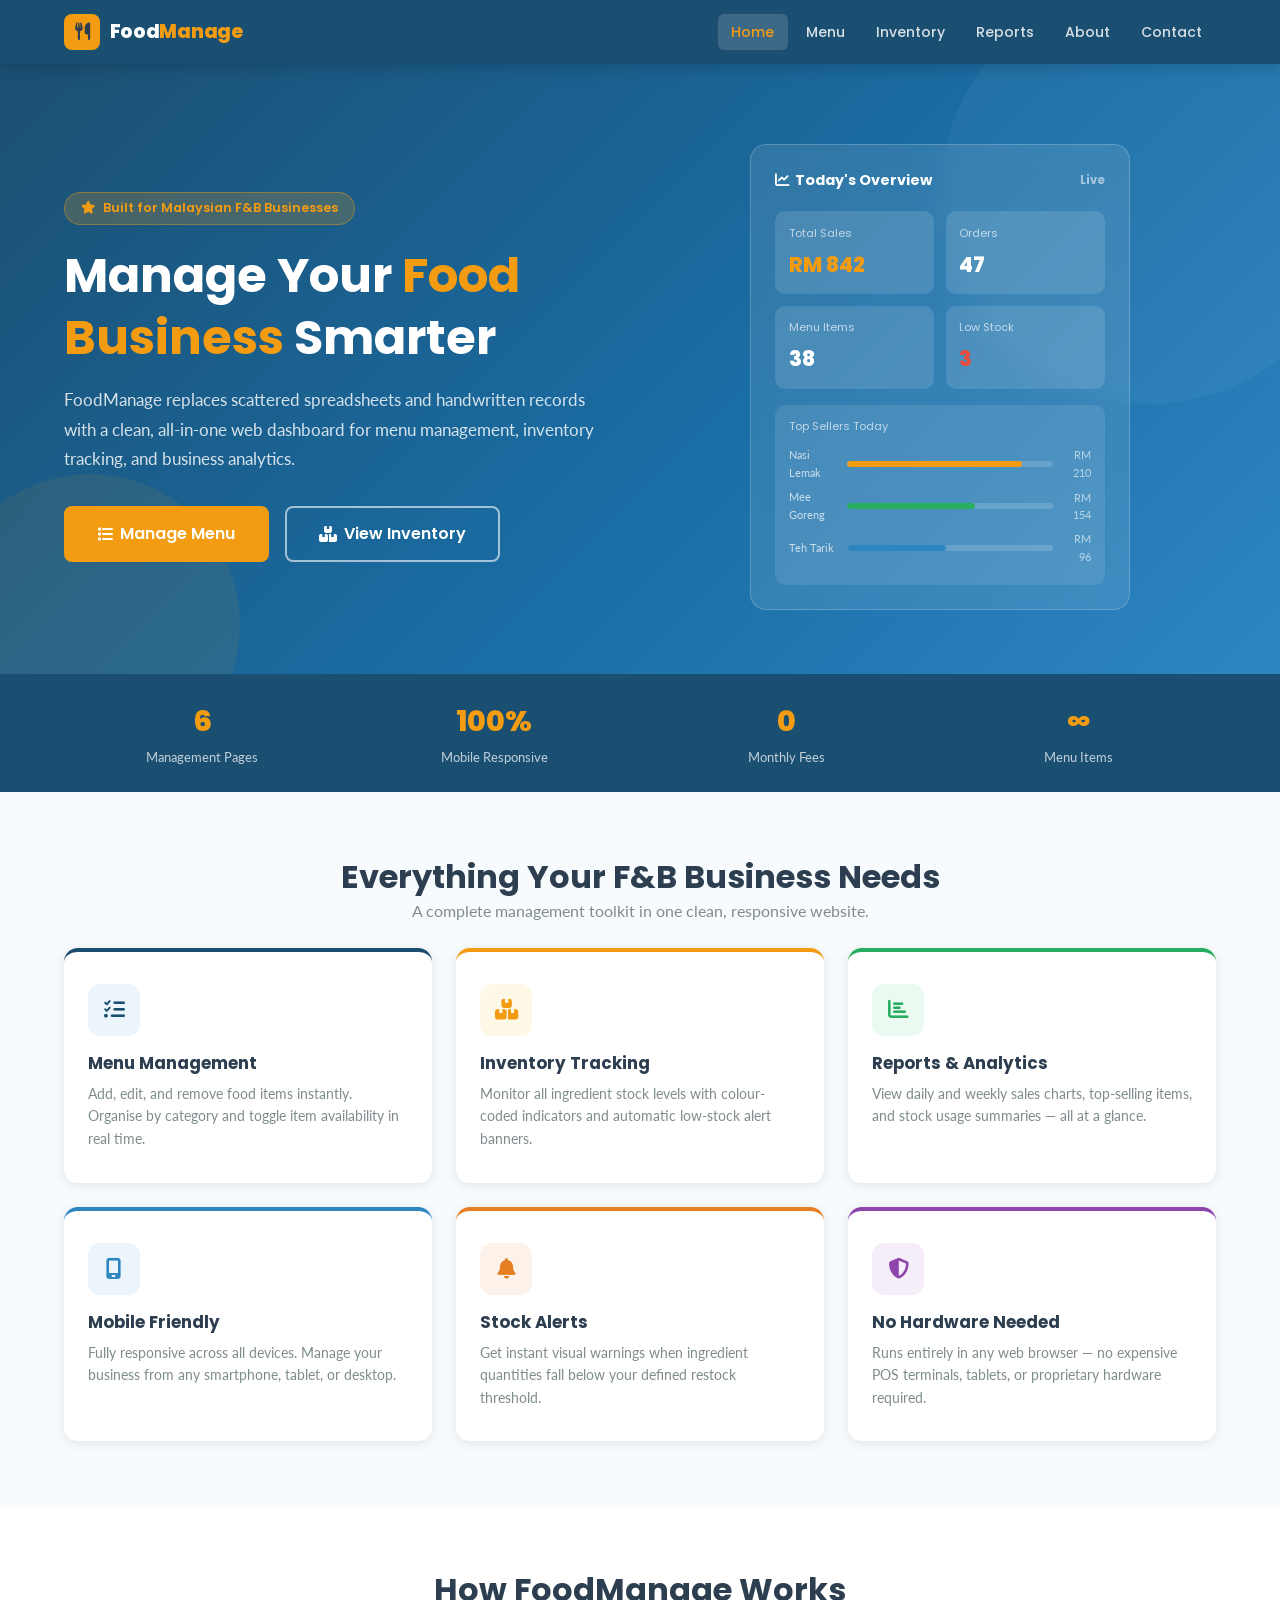
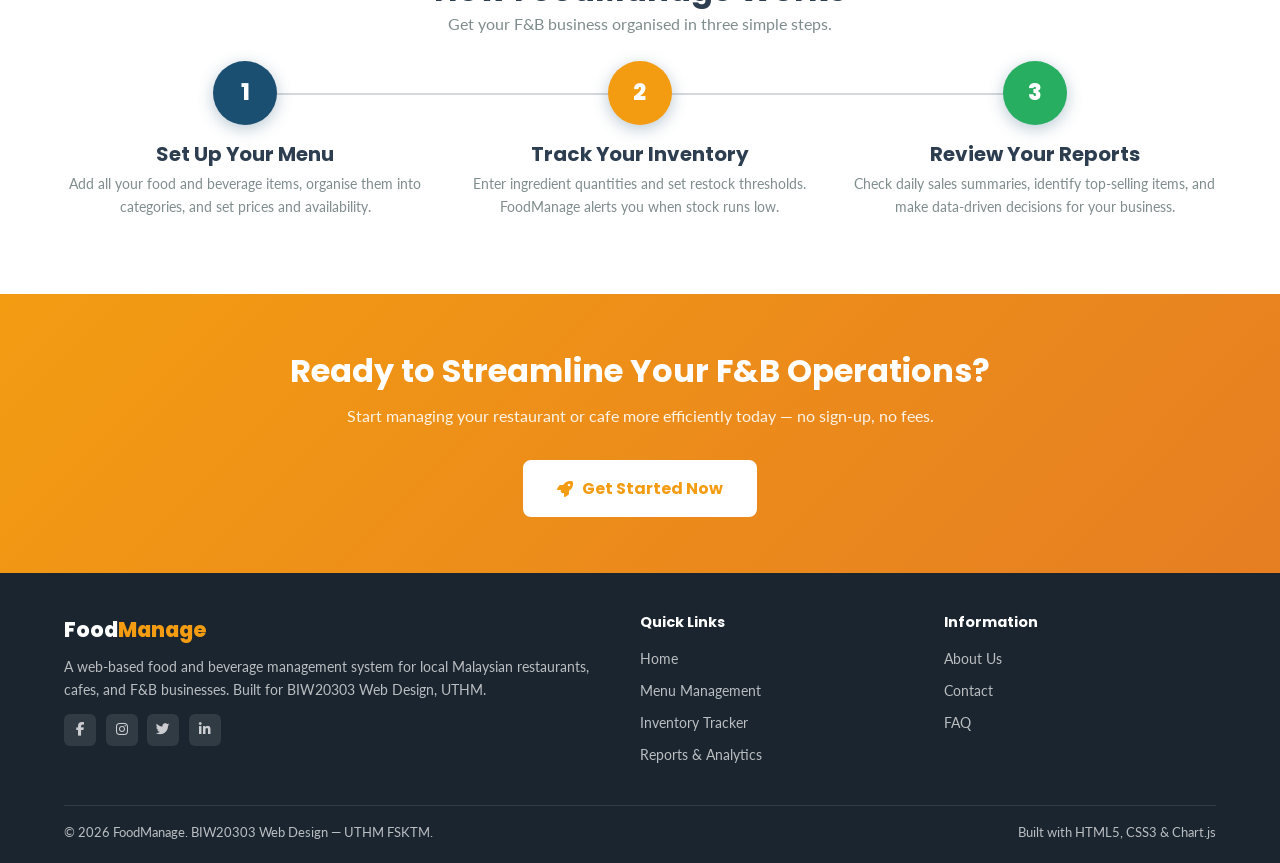
<file: index.html>
<!DOCTYPE html>
<html lang="en">
<head>
  <meta charset="UTF-8">
  <meta name="viewport" content="width=device-width, initial-scale=1.0">
  <title>FoodManage Smart F&B Management</title>
  <link rel="stylesheet" href="styles.css">
  <link rel="stylesheet" href="https://cdnjs.cloudflare.com/ajax/libs/font-awesome/6.5.0/css/all.min.css">
  <style>
    /* Hero */
    .hero {
      background: linear-gradient(135deg, var(--primary) 0%, #1a6fa8 60%, #2E86C1 100%);
      padding: 5rem 0 4rem; color: var(--white); position: relative; overflow: hidden;
    }
    .hero::before {
      content: ""; position: absolute; top: -80px; right: -80px;
      width: 420px; height: 420px; border-radius: 50%;
      background: rgba(255,255,255,0.04); pointer-events: none;
    }
    .hero::after {
      content: ""; position: absolute; bottom: -100px; left: -60px;
      width: 300px; height: 300px; border-radius: 50%;
      background: rgba(243,156,18,0.08); pointer-events: none;
    }
    .hero-inner { display: grid; grid-template-columns: 1fr 1fr; gap: 3rem; align-items: center; position: relative; z-index: 1; }
    .hero-badge { display: inline-flex; align-items: center; gap: 0.5rem; background: rgba(243,156,18,0.2); border: 1px solid rgba(243,156,18,0.4); color: var(--accent); padding: 0.35rem 1rem; border-radius: 20px; font-size: 0.8rem; font-family: var(--font-head); font-weight: 600; margin-bottom: 1.2rem; }
    .hero h1 { color: var(--white); font-size: clamp(2rem, 4vw, 3rem); margin-bottom: 1rem; }
    .hero h1 span { color: var(--accent); }
    .hero p  { color: rgba(255,255,255,0.82); font-size: 1.05rem; margin-bottom: 2rem; line-height: 1.75; }
    .hero-btns { display: flex; gap: 1rem; flex-wrap: wrap; }
    .hero-visual { display: flex; justify-content: center; }
    .hero-dashboard {
      background: rgba(255,255,255,0.1); backdrop-filter: blur(12px);
      border: 1px solid rgba(255,255,255,0.2); border-radius: 16px;
      padding: 1.5rem; width: 100%; max-width: 380px;
    }
    .hero-dashboard-header { display: flex; align-items: center; justify-content: space-between; margin-bottom: 1.2rem; }
    .hero-dashboard-header span { font-family: var(--font-head); font-weight: 700; font-size: 0.9rem; color: var(--white); }
    .mini-kpi-row { display: grid; grid-template-columns: 1fr 1fr; gap: 0.7rem; margin-bottom: 1rem; }
    .mini-kpi { background: rgba(255,255,255,0.12); border-radius: 10px; padding: 0.85rem; }
    .mini-kpi-label { font-size: 0.7rem; color: rgba(255,255,255,0.65); font-family: var(--font-head); margin-bottom: 0.3rem; }
    .mini-kpi-val { font-size: 1.3rem; font-family: var(--font-head); font-weight: 800; color: var(--white); }
    .mini-kpi-val.accent { color: var(--accent); }
    .mini-bars { background: rgba(255,255,255,0.1); border-radius: 10px; padding: 0.85rem; }
    .mini-bars-label { font-size: 0.7rem; color: rgba(255,255,255,0.65); font-family: var(--font-head); margin-bottom: 0.6rem; }
    .mini-bar-row { display: flex; align-items: center; gap: 0.5rem; margin-bottom: 0.4rem; }
    .mini-bar-row span:first-child { font-size: 0.7rem; color: rgba(255,255,255,0.7); width: 50px; }
    .mini-bar-bg { flex: 1; height: 6px; background: rgba(255,255,255,0.15); border-radius: 3px; overflow: hidden; }
    .mini-bar-fill { height: 100%; border-radius: 3px; }
    .mini-bar-row span:last-child { font-size: 0.68rem; color: rgba(255,255,255,0.6); width: 30px; text-align: right; }

    /* Stats bar */
    .stats-bar { background: var(--primary); padding: 1.5rem 0; }
    .stats-row { display: grid; grid-template-columns: repeat(4, 1fr); gap: 1rem; }
    .stat-item { text-align: center; color: var(--white); }
    .stat-num { font-family: var(--font-head); font-weight: 800; font-size: 1.8rem; color: var(--accent); }
    .stat-lbl { font-size: 0.82rem; color: rgba(255,255,255,0.72); margin-top: 0.2rem; }

    /* Features */
    .features-grid { display: grid; grid-template-columns: repeat(3, 1fr); gap: 1.5rem; }
    .feature-card { background: var(--white); border-radius: var(--radius-lg); padding: 2rem 1.5rem; box-shadow: var(--shadow); border-top: 4px solid var(--primary); transition: var(--transition); }
    .feature-card:hover { transform: translateY(-4px); box-shadow: var(--shadow-lg); }
    .feature-card:nth-child(2) { border-top-color: var(--accent); }
    .feature-card:nth-child(3) { border-top-color: var(--success); }
    .feature-card:nth-child(4) { border-top-color: var(--secondary); }
    .feature-card:nth-child(5) { border-top-color: var(--warning); }
    .feature-card:nth-child(6) { border-top-color: #8E44AD; }
    .feature-icon { width: 52px; height: 52px; border-radius: 12px; background: var(--light); display: flex; align-items: center; justify-content: center; font-size: 1.3rem; color: var(--primary); margin-bottom: 1.1rem; }
    .feature-card:nth-child(2) .feature-icon { background: #FEF9E7; color: var(--accent); }
    .feature-card:nth-child(3) .feature-icon { background: #EAFAF1; color: var(--success); }
    .feature-card:nth-child(4) .feature-icon { background: #EBF5FB; color: var(--secondary); }
    .feature-card:nth-child(5) .feature-icon { background: #FDF2E9; color: var(--warning); }
    .feature-card:nth-child(6) .feature-icon { background: #F5EEF8; color: #8E44AD; }
    .feature-card h3 { font-size: 1.05rem; margin-bottom: 0.5rem; }
    .feature-card p  { font-size: 0.88rem; color: var(--muted); margin: 0; }

    /* How it works */
    .steps-row { display: grid; grid-template-columns: repeat(3, 1fr); gap: 2rem; position: relative; }
    .steps-row::before { content: ""; position: absolute; top: 32px; left: 16.7%; right: 16.7%; height: 2px; background: var(--border); z-index: 0; }
    .step { text-align: center; position: relative; z-index: 1; }
    .step-num { width: 64px; height: 64px; border-radius: 50%; background: var(--primary); color: var(--white); font-family: var(--font-head); font-weight: 800; font-size: 1.4rem; display: flex; align-items: center; justify-content: center; margin: 0 auto 1rem; box-shadow: 0 4px 16px rgba(27,79,114,0.3); }
    .step h3 { margin-bottom: 0.4rem; }
    .step p  { font-size: 0.88rem; color: var(--muted); }

    /* CTA band */
    .cta-band { background: linear-gradient(135deg, var(--accent) 0%, #E67E22 100%); padding: 3.5rem 0; text-align: center; }
    .cta-band h2 { color: var(--white); margin-bottom: 0.7rem; }
    .cta-band p  { color: rgba(255,255,255,0.9); margin-bottom: 2rem; }
    .cta-band .btn { background: var(--white); color: var(--accent); border-color: var(--white); font-weight: 700; }
    .cta-band .btn:hover { background: var(--primary); color: var(--white); border-color: var(--primary); }

    @media(max-width:768px){
      .hero-inner { grid-template-columns: 1fr; }
      .hero-visual { display: none; }
      .stats-row { grid-template-columns: 1fr 1fr; }
      .features-grid { grid-template-columns: 1fr; }
      .steps-row { grid-template-columns: 1fr; }
      .steps-row::before { display: none; }
    }
  </style>
</head>
<body>

<!-- NAVBAR -->
<nav class="navbar">
  <div class="container">
    <a href="index.html" class="navbar-brand">
      <div class="logo-icon"><i class="fa-solid fa-utensils"></i></div>
      <span>Food<em>Manage</em></span>
    </a>
    <div class="nav-links">
      <a href="index.html" class="active">Home</a>
      <a href="menu.html">Menu</a>
      <a href="inventory.html">Inventory</a>
      <a href="reports.html">Reports</a>
      <a href="about.html">About</a>
      <a href="contact.html">Contact</a>
    </div>
    <div class="hamburger" onclick="toggleMobile()">
      <span></span><span></span><span></span>
    </div>
  </div>
  <div class="mobile-menu" id="mobileMenu">
    <a href="index.html" class="active">Home</a>
    <a href="menu.html">Menu</a>
    <a href="inventory.html">Inventory</a>
    <a href="reports.html">Reports</a>
    <a href="about.html">About</a>
    <a href="contact.html">Contact</a>
  </div>
</nav>

<!-- HERO -->
<section class="hero">
  <div class="container">
    <div class="hero-inner">
      <div>
        <div class="hero-badge"><i class="fa-solid fa-star"></i> Built for Malaysian F&B Businesses</div>
        <h1>Manage Your <span>Food Business</span> Smarter</h1>
        <p>FoodManage replaces scattered spreadsheets and handwritten records with a clean, all-in-one web dashboard for menu management, inventory tracking, and business analytics.</p>
        <div class="hero-btns">
          <a href="menu.html" class="btn btn-accent btn-lg"><i class="fa-solid fa-list"></i> Manage Menu</a>
          <a href="inventory.html" class="btn btn-outline btn-lg" style="color:white;border-color:rgba(255,255,255,0.6)"><i class="fa-solid fa-boxes-stacked"></i> View Inventory</a>
        </div>
      </div>
      <div class="hero-visual">
        <div class="hero-dashboard">
          <div class="hero-dashboard-header">
            <span><i class="fa-solid fa-chart-line"></i> &nbsp;Today's Overview</span>
            <span style="font-size:0.72rem;color:rgba(255,255,255,0.55)">Live</span>
          </div>
          <div class="mini-kpi-row">
            <div class="mini-kpi">
              <div class="mini-kpi-label">Total Sales</div>
              <div class="mini-kpi-val accent">RM 842</div>
            </div>
            <div class="mini-kpi">
              <div class="mini-kpi-label">Orders</div>
              <div class="mini-kpi-val">47</div>
            </div>
            <div class="mini-kpi">
              <div class="mini-kpi-label">Menu Items</div>
              <div class="mini-kpi-val">38</div>
            </div>
            <div class="mini-kpi">
              <div class="mini-kpi-label">Low Stock</div>
              <div class="mini-kpi-val" style="color:#E74C3C">3</div>
            </div>
          </div>
          <div class="mini-bars">
            <div class="mini-bars-label">Top Sellers Today</div>
            <div class="mini-bar-row"><span>Nasi Lemak</span><div class="mini-bar-bg"><div class="mini-bar-fill" style="width:85%;background:var(--accent)"></div></div><span>RM 210</span></div>
            <div class="mini-bar-row"><span>Mee Goreng</span><div class="mini-bar-bg"><div class="mini-bar-fill" style="width:62%;background:var(--success)"></div></div><span>RM 154</span></div>
            <div class="mini-bar-row"><span>Teh Tarik</span><div class="mini-bar-bg"><div class="mini-bar-fill" style="width:48%;background:var(--secondary)"></div></div><span>RM 96</span></div>
          </div>
        </div>
      </div>
    </div>
  </div>
</section>

<!-- STATS -->
<section class="stats-bar">
  <div class="container">
    <div class="stats-row">
      <div class="stat-item"><div class="stat-num">6</div><div class="stat-lbl">Management Pages</div></div>
      <div class="stat-item"><div class="stat-num">100%</div><div class="stat-lbl">Mobile Responsive</div></div>
      <div class="stat-item"><div class="stat-num">0</div><div class="stat-lbl">Monthly Fees</div></div>
      <div class="stat-item"><div class="stat-num">∞</div><div class="stat-lbl">Menu Items</div></div>
    </div>
  </div>
</section>

<!-- FEATURES -->
<section class="section" style="background:var(--lighter)">
  <div class="container">
    <div class="text-center mb-3">
      <h2>Everything Your F&B Business Needs</h2>
      <p class="text-muted">A complete management toolkit in one clean, responsive website.</p>
    </div>
    <div class="features-grid">
      <div class="feature-card">
        <div class="feature-icon"><i class="fa-solid fa-list-check"></i></div>
        <h3>Menu Management</h3>
        <p>Add, edit, and remove food items instantly. Organise by category and toggle item availability in real time.</p>
      </div>
      <div class="feature-card">
        <div class="feature-icon"><i class="fa-solid fa-boxes-stacked"></i></div>
        <h3>Inventory Tracking</h3>
        <p>Monitor all ingredient stock levels with colour-coded indicators and automatic low-stock alert banners.</p>
      </div>
      <div class="feature-card">
        <div class="feature-icon"><i class="fa-solid fa-chart-bar"></i></div>
        <h3>Reports & Analytics</h3>
        <p>View daily and weekly sales charts, top-selling items, and stock usage summaries — all at a glance.</p>
      </div>
      <div class="feature-card">
        <div class="feature-icon"><i class="fa-solid fa-mobile-screen"></i></div>
        <h3>Mobile Friendly</h3>
        <p>Fully responsive across all devices. Manage your business from any smartphone, tablet, or desktop.</p>
      </div>
      <div class="feature-card">
        <div class="feature-icon"><i class="fa-solid fa-bell"></i></div>
        <h3>Stock Alerts</h3>
        <p>Get instant visual warnings when ingredient quantities fall below your defined restock threshold.</p>
      </div>
      <div class="feature-card">
        <div class="feature-icon"><i class="fa-solid fa-shield-halved"></i></div>
        <h3>No Hardware Needed</h3>
        <p>Runs entirely in any web browser — no expensive POS terminals, tablets, or proprietary hardware required.</p>
      </div>
    </div>
  </div>
</section>

<!-- HOW IT WORKS -->
<section class="section" style="background:var(--white)">
  <div class="container">
    <div class="text-center mb-3">
      <h2>How FoodManage Works</h2>
      <p class="text-muted">Get your F&B business organised in three simple steps.</p>
    </div>
    <div class="steps-row">
      <div class="step">
        <div class="step-num">1</div>
        <h3>Set Up Your Menu</h3>
        <p>Add all your food and beverage items, organise them into categories, and set prices and availability.</p>
      </div>
      <div class="step">
        <div class="step-num" style="background:var(--accent)">2</div>
        <h3>Track Your Inventory</h3>
        <p>Enter ingredient quantities and set restock thresholds. FoodManage alerts you when stock runs low.</p>
      </div>
      <div class="step">
        <div class="step-num" style="background:var(--success)">3</div>
        <h3>Review Your Reports</h3>
        <p>Check daily sales summaries, identify top-selling items, and make data-driven decisions for your business.</p>
      </div>
    </div>
  </div>
</section>

<!-- CTA BAND -->
<section class="cta-band">
  <div class="container">
    <h2>Ready to Streamline Your F&B Operations?</h2>
    <p>Start managing your restaurant or cafe more efficiently today — no sign-up, no fees.</p>
    <a href="menu.html" class="btn btn-lg"><i class="fa-solid fa-rocket"></i> &nbsp;Get Started Now</a>
  </div>
</section>

<!-- FOOTER -->
<footer>
  <div class="container">
    <div class="footer-grid">
      <div class="footer-brand">
        <div class="logo-text">Food<em>Manage</em></div>
        <p>A web-based food and beverage management system for local Malaysian restaurants, cafes, and F&B businesses. Built for BIW20303 Web Design, UTHM.</p>
        <div class="social-links">
          <a href="#"><i class="fab fa-facebook-f"></i></a>
          <a href="#"><i class="fab fa-instagram"></i></a>
          <a href="#"><i class="fab fa-twitter"></i></a>
          <a href="#"><i class="fab fa-linkedin-in"></i></a>
        </div>
      </div>
      <div class="footer-col">
        <h4>Quick Links</h4>
        <ul>
          <li><a href="index.html">Home</a></li>
          <li><a href="menu.html">Menu Management</a></li>
          <li><a href="inventory.html">Inventory Tracker</a></li>
          <li><a href="reports.html">Reports & Analytics</a></li>
        </ul>
      </div>
      <div class="footer-col">
        <h4>Information</h4>
        <ul>
          <li><a href="about.html">About Us</a></li>
          <li><a href="contact.html">Contact</a></li>
          <li><a href="contact.html#faq">FAQ</a></li>
        </ul>
      </div>
    </div>
    <div class="footer-bottom">
      <span>© 2026 FoodManage. BIW20303 Web Design — UTHM FSKTM.</span>
      <span>Built with HTML5, CSS3 & Chart.js</span>
    </div>
  </div>
</footer>

<script>
function toggleMobile() {
  document.getElementById('mobileMenu').classList.toggle('open');
}
</script>
</body>
</html>
</file>
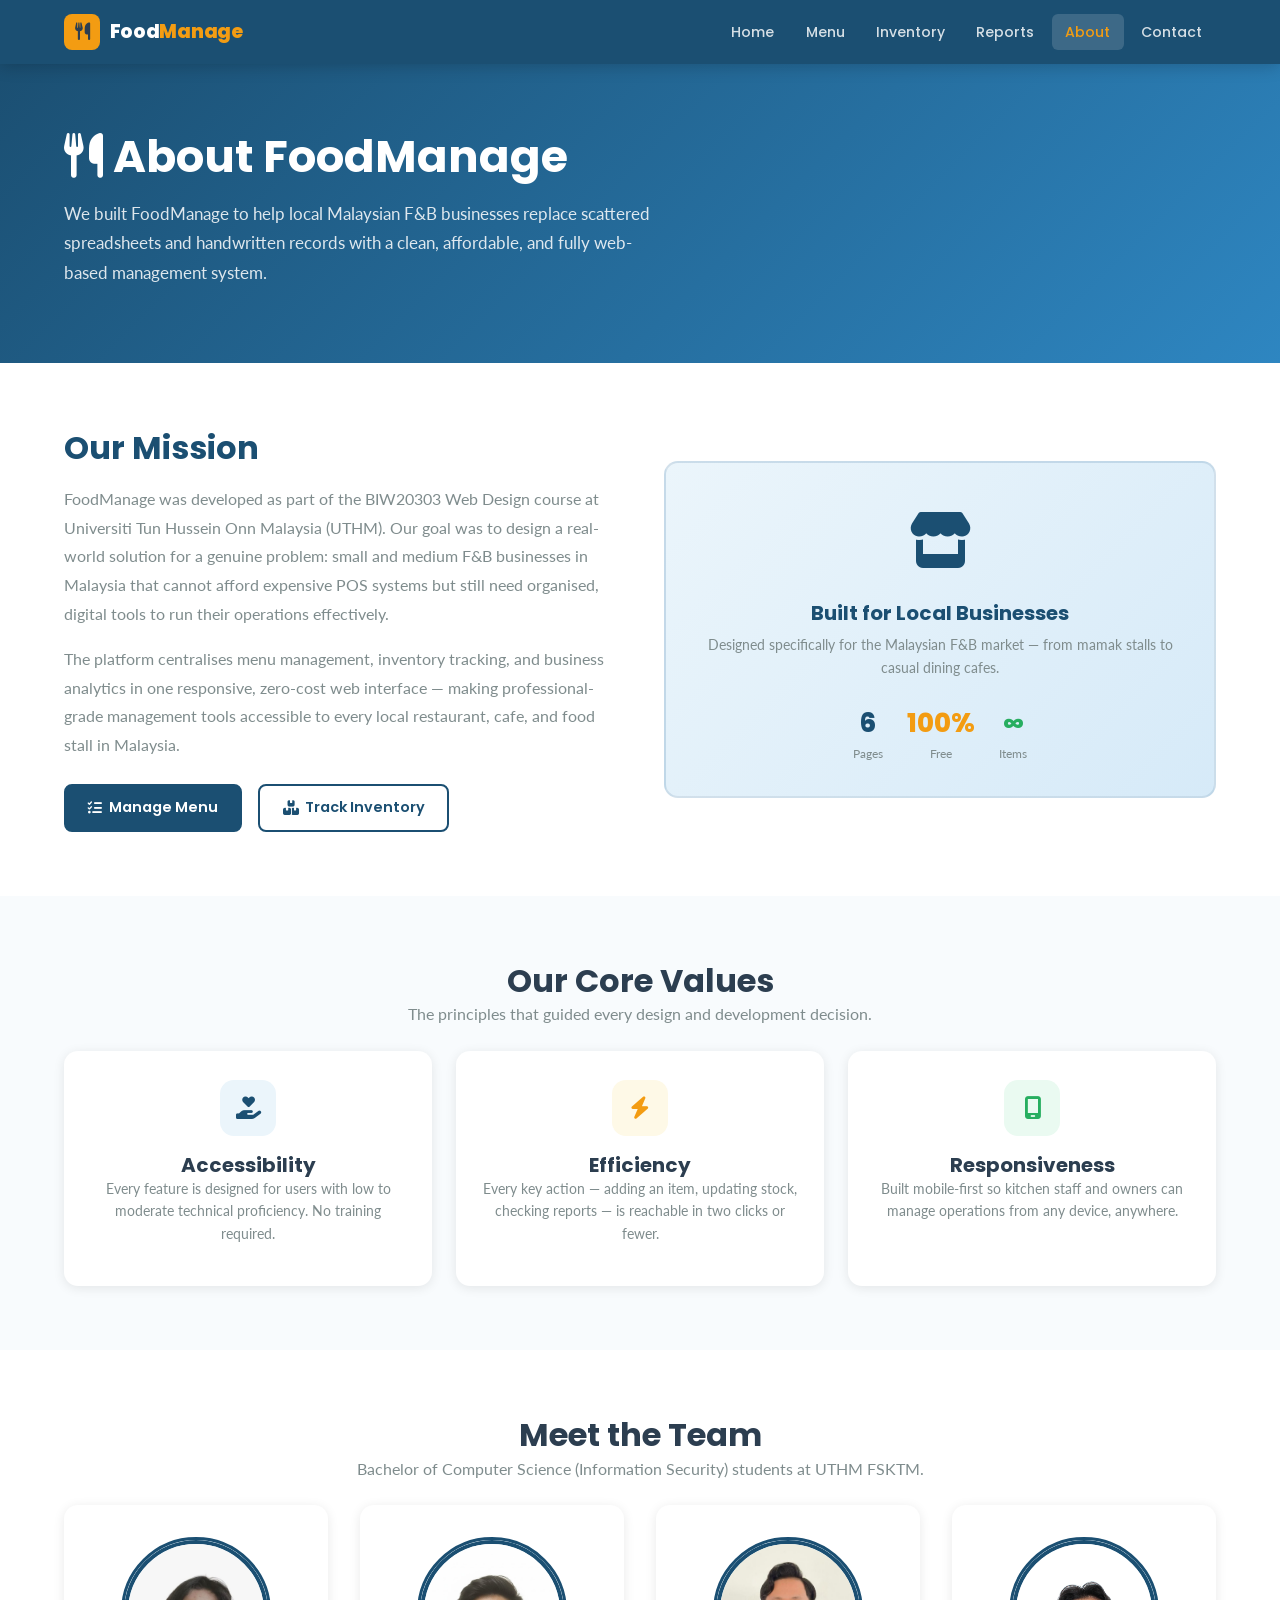
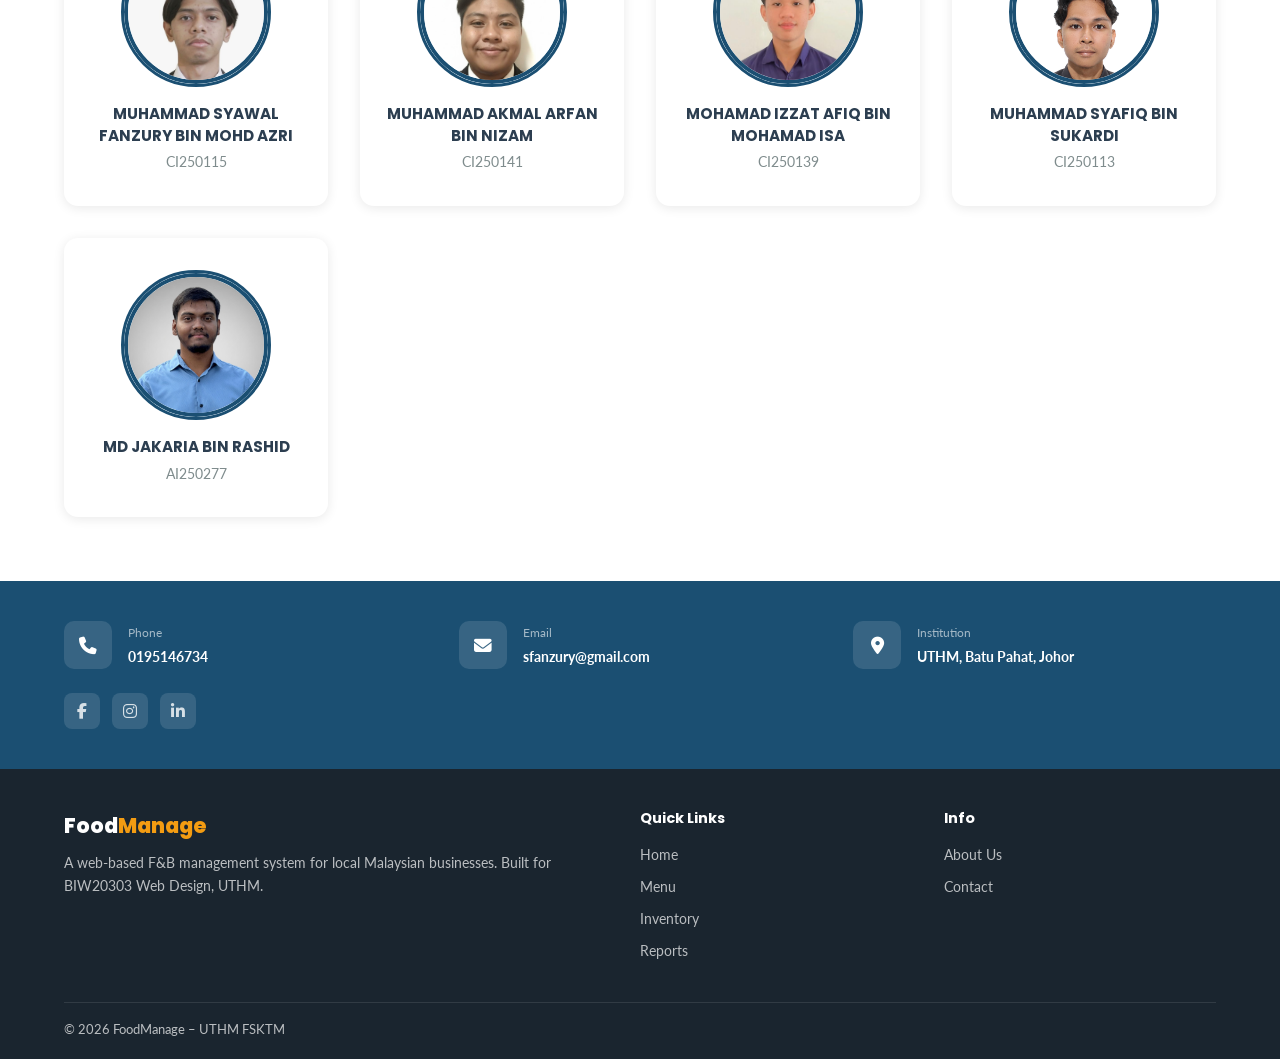
<file: about.html>
<!DOCTYPE html>
<html lang="en">
<head>
  <meta charset="UTF-8">
  <meta name="viewport" content="width=device-width, initial-scale=1.0">
  <title>About Us FoodManage</title>
  <link rel="stylesheet" href="styles.css">
  <link rel="stylesheet" href="https://cdnjs.cloudflare.com/ajax/libs/font-awesome/6.5.0/css/all.min.css">
  <style>
    .about-hero { background:linear-gradient(135deg,var(--primary) 0%,var(--secondary) 100%); padding:4rem 0; color:var(--white); }
    .about-hero h1 { color:var(--white); margin-bottom:0.8rem; }
    .about-hero p  { color:rgba(255,255,255,0.85); max-width:600px; font-size:1.05rem; line-height:1.75; }
    .mission-grid { display:grid; grid-template-columns:1fr 1fr; gap:3rem; align-items:center; }
    .mission-text h2 { color:var(--primary); margin-bottom:1rem; }
    .mission-text p  { color:var(--muted); line-height:1.8; }
    .mission-visual { display:flex; justify-content:center; }
    .mission-card {
      background:linear-gradient(135deg,var(--light) 0%,#D6EAF8 100%);
      border-radius:var(--radius-lg); padding:2rem; text-align:center; width:100%;
      border:2px solid rgba(27,79,114,0.12);
    }
    .mission-icon { font-size:3.5rem; color:var(--primary); margin-bottom:1rem; }
    .values-grid { display:grid; grid-template-columns:repeat(3,1fr); gap:1.5rem; }
    .value-card { background:var(--white); border-radius:var(--radius-lg); padding:1.8rem 1.5rem; box-shadow:var(--shadow); text-align:center; transition:var(--transition); }
    .value-card:hover { transform:translateY(-4px); box-shadow:var(--shadow-lg); }
    .value-icon { width:56px;height:56px;border-radius:14px;display:flex;align-items:center;justify-content:center;font-size:1.4rem;margin:0 auto 1rem; }
    .contact-strip { background:var(--primary); padding:2.5rem 0; color:var(--white); }
    .contact-strip-grid { display:grid; grid-template-columns:repeat(3,1fr); gap:2rem; }
    .contact-item { display:flex; align-items:center; gap:1rem; }
    .contact-item-icon { width:48px;height:48px;border-radius:10px;background:rgba(255,255,255,0.12);display:flex;align-items:center;justify-content:center;font-size:1.1rem;flex-shrink:0; }
    .contact-item-info small { color:rgba(255,255,255,0.6);font-size:0.78rem;display:block; }
    .contact-item-info strong { color:var(--white);font-size:0.9rem; }
    @media(max-width:768px){
      .mission-grid,.values-grid,.contact-strip-grid { grid-template-columns:1fr; }
      .mission-visual { display:none; }
    }
  </style>
</head>
<body>

<nav class="navbar">
  <div class="container">
    <a href="index.html" class="navbar-brand">
      <div class="logo-icon"><i class="fa-solid fa-utensils"></i></div>
      <span>Food<em>Manage</em></span>
    </a>
    <div class="nav-links">
      <a href="index.html">Home</a>
      <a href="menu.html">Menu</a>
      <a href="inventory.html">Inventory</a>
      <a href="reports.html">Reports</a>
      <a href="about.html" class="active">About</a>
      <a href="contact.html">Contact</a>
    </div>
    <div class="hamburger" onclick="toggleMobile()"><span></span><span></span><span></span></div>
  </div>
  <div class="mobile-menu" id="mobileMenu">
    <a href="index.html">Home</a><a href="menu.html">Menu</a>
    <a href="inventory.html">Inventory</a><a href="reports.html">Reports</a>
    <a href="about.html" class="active">About</a><a href="contact.html">Contact</a>
  </div>
</nav>

<!-- Hero -->
<section class="about-hero">
  <div class="container">
    <h1><i class="fa-solid fa-utensils"></i> About FoodManage</h1>
    <p>We built FoodManage to help local Malaysian F&B businesses replace scattered spreadsheets and handwritten records with a clean, affordable, and fully web-based management system.</p>
  </div>
</section>

<!-- Mission -->
<section class="section" style="background:var(--white)">
  <div class="container">
    <div class="mission-grid">
      <div class="mission-text">
        <h2>Our Mission</h2>
        <p>FoodManage was developed as part of the BIW20303 Web Design course at Universiti Tun Hussein Onn Malaysia (UTHM). Our goal was to design a real-world solution for a genuine problem: small and medium F&B businesses in Malaysia that cannot afford expensive POS systems but still need organised, digital tools to run their operations effectively.</p>
        <p style="margin-top:1rem">The platform centralises menu management, inventory tracking, and business analytics in one responsive, zero-cost web interface — making professional-grade management tools accessible to every local restaurant, cafe, and food stall in Malaysia.</p>
        <div style="display:flex;gap:1rem;margin-top:1.5rem;flex-wrap:wrap">
          <a href="menu.html" class="btn btn-primary"><i class="fa-solid fa-list-check"></i> Manage Menu</a>
          <a href="inventory.html" class="btn btn-outline"><i class="fa-solid fa-boxes-stacked"></i> Track Inventory</a>
        </div>
      </div>
      <div class="mission-visual">
        <div class="mission-card">
          <div class="mission-icon"><i class="fa-solid fa-store"></i></div>
          <h3 style="font-family:var(--font-head);color:var(--primary);margin-bottom:0.5rem">Built for Local Businesses</h3>
          <p style="font-size:0.88rem;color:var(--muted)">Designed specifically for the Malaysian F&B market — from mamak stalls to casual dining cafes.</p>
          <div style="margin-top:1.5rem;display:flex;justify-content:center;gap:1.5rem">
            <div style="text-align:center"><div style="font-family:var(--font-head);font-weight:800;font-size:1.6rem;color:var(--primary)">6</div><div style="font-size:0.78rem;color:var(--muted)">Pages</div></div>
            <div style="text-align:center"><div style="font-family:var(--font-head);font-weight:800;font-size:1.6rem;color:var(--accent)">100%</div><div style="font-size:0.78rem;color:var(--muted)">Free</div></div>
            <div style="text-align:center"><div style="font-family:var(--font-head);font-weight:800;font-size:1.6rem;color:var(--success)">∞</div><div style="font-size:0.78rem;color:var(--muted)">Items</div></div>
          </div>
        </div>
      </div>
    </div>
  </div>
</section>

<!-- Values -->
<section class="section" style="background:var(--lighter)">
  <div class="container">
    <div class="text-center mb-3">
      <h2>Our Core Values</h2>
      <p class="text-muted">The principles that guided every design and development decision.</p>
    </div>
    <div class="values-grid">
      <div class="value-card">
        <div class="value-icon" style="background:#EBF5FB;color:var(--primary)"><i class="fa-solid fa-hand-holding-heart"></i></div>
        <h3>Accessibility</h3>
        <p style="font-size:0.88rem;color:var(--muted)">Every feature is designed for users with low to moderate technical proficiency. No training required.</p>
      </div>
      <div class="value-card">
        <div class="value-icon" style="background:#FEF9E7;color:var(--accent)"><i class="fa-solid fa-bolt"></i></div>
        <h3>Efficiency</h3>
        <p style="font-size:0.88rem;color:var(--muted)">Every key action — adding an item, updating stock, checking reports — is reachable in two clicks or fewer.</p>
      </div>
      <div class="value-card">
        <div class="value-icon" style="background:#EAFAF1;color:var(--success)"><i class="fa-solid fa-mobile-screen"></i></div>
        <h3>Responsiveness</h3>
        <p style="font-size:0.88rem;color:var(--muted)">Built mobile-first so kitchen staff and owners can manage operations from any device, anywhere.</p>
      </div>
    </div>
  </div>
</section>

<!-- Team -->
<section class="section" style="background:var(--white)">
  <div class="container">
    <div class="text-center mb-3">
      <h2>Meet the Team</h2>
      <p class="text-muted">Bachelor of Computer Science (Information Security) students at UTHM FSKTM.</p>
    </div>
<div class="team-grid">

  <div class="team-card">
    <a href="images/Syawal.jpeg" target="_blank" class="team-avatar">
      <img src="images/Syawal.jpeg" alt="Syawal">
    </a>
    <div class="team-name">MUHAMMAD SYAWAL FANZURY BIN MOHD AZRI</div>
    <div class="team-role">CI250115</div>
  </div>

  <div class="team-card">
    <a href="images/Akmal.jpeg" target="_blank" class="team-avatar">
      <img src="images/Akmal.jpeg" alt="Akmal">
    </a>
    <div class="team-name">MUHAMMAD AKMAL ARFAN BIN NIZAM</div>
    <div class="team-role">CI250141</div>
  </div>

  <div class="team-card">
    <a href="images/Izzat.jpeg" target="_blank" class="team-avatar">
      <img src="images/Izzat.jpeg" alt="Izzat">
    </a>
    <div class="team-name">MOHAMAD IZZAT AFIQ BIN MOHAMAD ISA</div>
    <div class="team-role">CI250139</div>
  </div>

  <div class="team-card">
    <a href="images/Syafiq.jpeg" target="_blank" class="team-avatar">
      <img src="images/Syafiq.jpeg" alt="Syafiq">
    </a>
    <div class="team-name">MUHAMMAD SYAFIQ BIN SUKARDI</div>
    <div class="team-role">CI250113</div>
  </div>

  <div class="team-card">
    <a href="images/Jakaria.jpeg" target="_blank" class="team-avatar">
      <img src="images/Jakaria.jpeg" alt="Jakaria">
    </a>
    <div class="team-name">MD JAKARIA BIN RASHID</div>
    <div class="team-role">AI250277</div>
  </div>

</div>
  </div>
</section>

<!-- Contact Strip -->
<section class="contact-strip">
  <div class="container">
    <div class="contact-strip-grid">
      <div class="contact-item">
        <div class="contact-item-icon"><i class="fa-solid fa-phone"></i></div>
        <div class="contact-item-info"><small>Phone</small><strong>0195146734</strong></div>
      </div>
      <div class="contact-item">
        <div class="contact-item-icon"><i class="fa-solid fa-envelope"></i></div>
        <div class="contact-item-info"><small>Email</small><strong>sfanzury@gmail.com</strong></div>
      </div>
      <div class="contact-item">
        <div class="contact-item-icon"><i class="fa-solid fa-location-dot"></i></div>
        <div class="contact-item-info"><small>Institution</small><strong>UTHM, Batu Pahat, Johor</strong></div>
      </div>
    </div>
    <div style="display:flex;gap:0.75rem;margin-top:1.5rem">
      <a href="#" style="width:36px;height:36px;border-radius:8px;background:rgba(255,255,255,0.12);display:flex;align-items:center;justify-content:center;color:rgba(255,255,255,0.8);transition:var(--transition)" onmouseover="this.style.background='var(--accent)'" onmouseout="this.style.background='rgba(255,255,255,0.12)'"><i class="fab fa-facebook-f"></i></a>
      <a href="#" style="width:36px;height:36px;border-radius:8px;background:rgba(255,255,255,0.12);display:flex;align-items:center;justify-content:center;color:rgba(255,255,255,0.8);transition:var(--transition)" onmouseover="this.style.background='var(--accent)'" onmouseout="this.style.background='rgba(255,255,255,0.12)'"><i class="fab fa-instagram"></i></a>
      <a href="#" style="width:36px;height:36px;border-radius:8px;background:rgba(255,255,255,0.12);display:flex;align-items:center;justify-content:center;color:rgba(255,255,255,0.8);transition:var(--transition)" onmouseover="this.style.background='var(--accent)'" onmouseout="this.style.background='rgba(255,255,255,0.12)'"><i class="fab fa-linkedin-in"></i></a>
    </div>
  </div>
</section>

<footer>
  <div class="container">
    <div class="footer-grid">
      <div class="footer-brand">
        <div class="logo-text">Food<em>Manage</em></div>
        <p>A web-based F&B management system for local Malaysian businesses. Built for BIW20303 Web Design, UTHM.</p>
      </div>
      <div class="footer-col"><h4>Quick Links</h4><ul><li><a href="index.html">Home</a></li><li><a href="menu.html">Menu</a></li><li><a href="inventory.html">Inventory</a></li><li><a href="reports.html">Reports</a></li></ul></div>
      <div class="footer-col"><h4>Info</h4><ul><li><a href="about.html">About Us</a></li><li><a href="contact.html">Contact</a></li></ul></div>
    </div>
    <div class="footer-bottom"><span>© 2026 FoodManage – UTHM FSKTM</span></div>
  </div>
</footer>

<script>function toggleMobile(){document.getElementById('mobileMenu').classList.toggle('open');}</script>
</body>
</html>
</file>
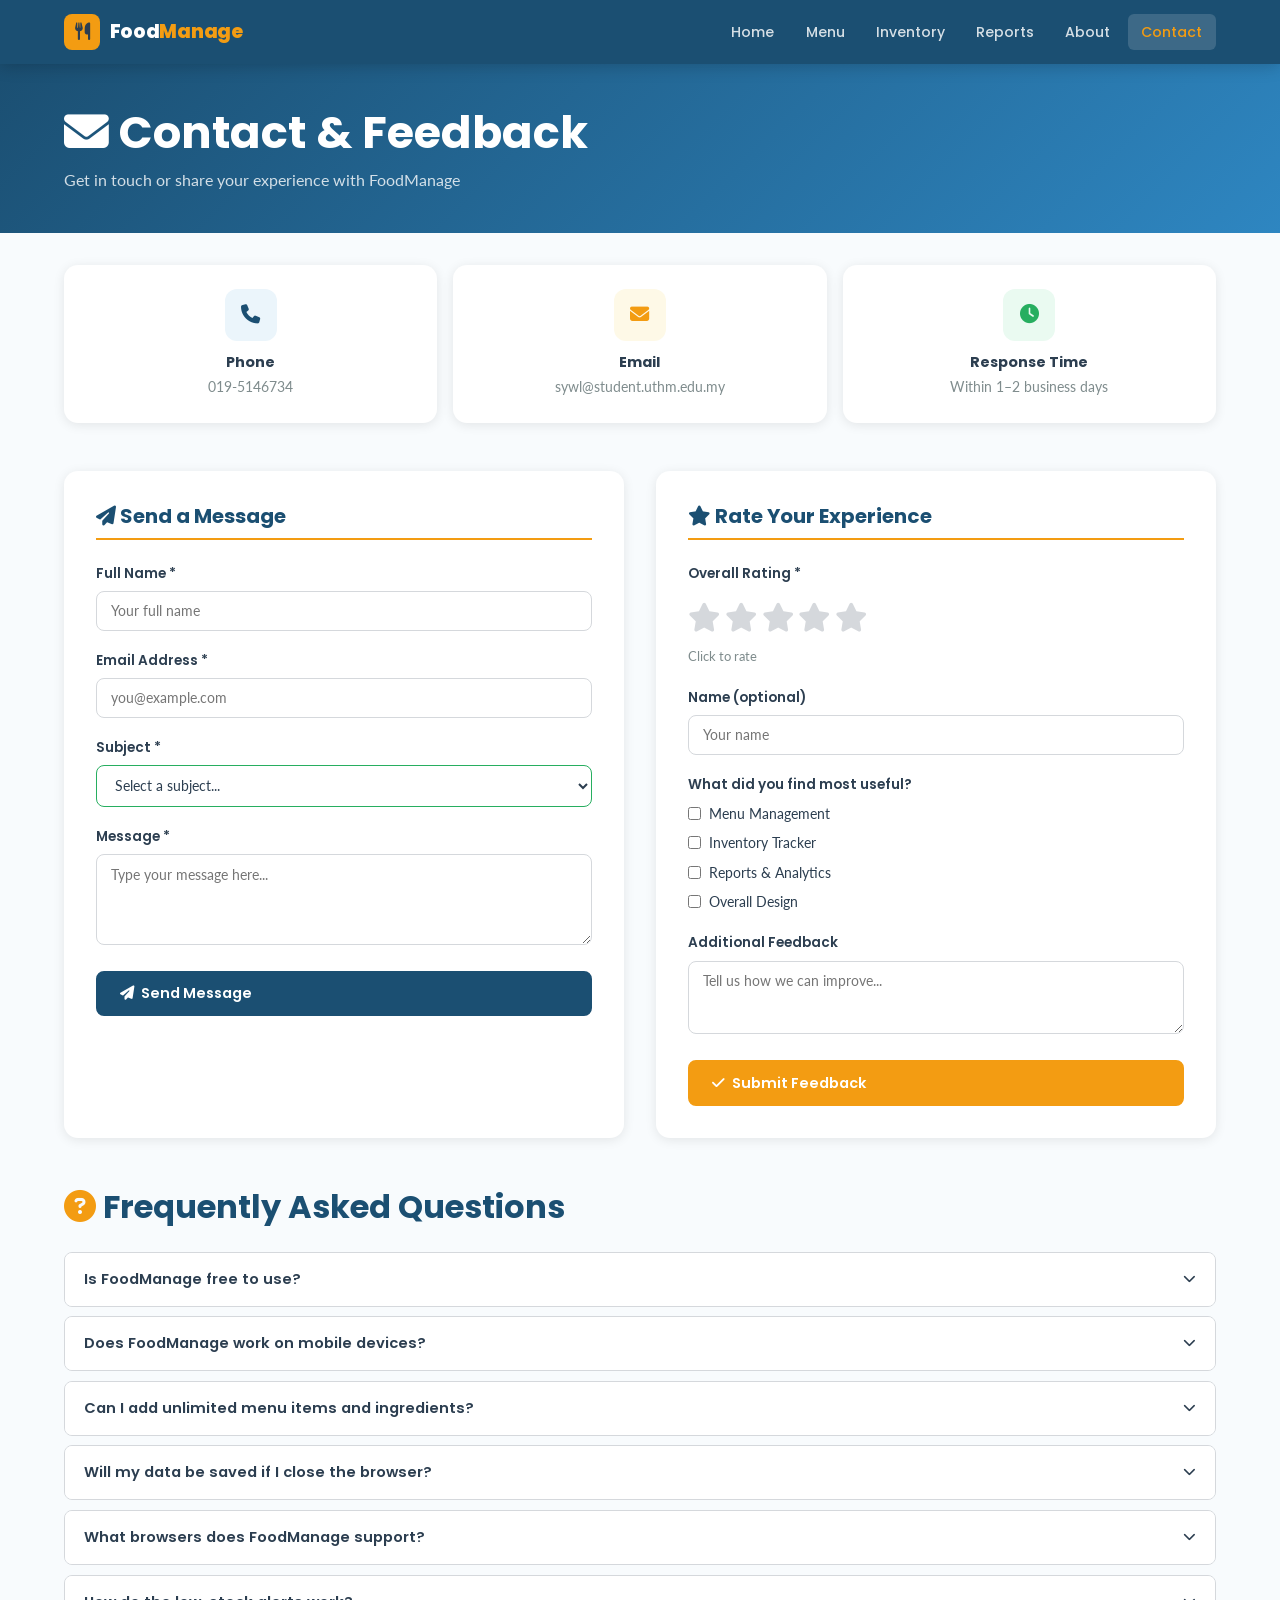
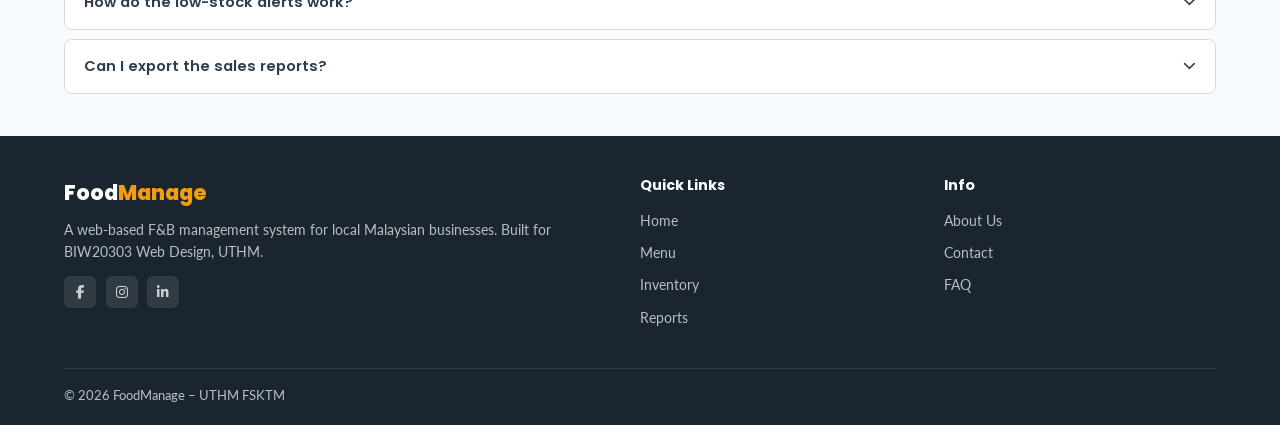
<file: contact.html>
<!DOCTYPE html>
<html lang="en">
<head>
  <meta charset="UTF-8">
  <meta name="viewport" content="width=device-width, initial-scale=1.0">
  <title>Contact & Feedback FoodManage</title>
  <link rel="stylesheet" href="styles.css">
  <link rel="stylesheet" href="https://cdnjs.cloudflare.com/ajax/libs/font-awesome/6.5.0/css/all.min.css">
  <style>
    .contact-grid { display:grid; grid-template-columns:1fr 1fr; gap:2rem; margin-bottom:3rem; }
    .form-card { background:var(--white); border-radius:var(--radius-lg); padding:2rem; box-shadow:var(--shadow); }
    .form-card h3 { font-family:var(--font-head); color:var(--primary); margin-bottom:1.4rem; border-bottom:2px solid var(--accent); padding-bottom:0.6rem; }
    .success-msg { display:none; background:#EAFAF1; border:1.5px solid var(--success); border-radius:var(--radius); padding:1rem 1.2rem; color:#1D6A39; font-weight:600; margin-top:1rem; }
    .rating-section { margin-bottom:1.2rem; }
    .rating-section label.form-label { display:block; margin-bottom:0.6rem; }
    /* Star rating — reverse order trick */
    .star-wrap { display:flex; flex-direction:row-reverse; gap:0.3rem; width:fit-content; }
    .star-wrap input { display:none; }
    .star-wrap label { font-size:1.8rem; cursor:pointer; color:var(--border); transition:var(--transition); }
    .star-wrap input:checked ~ label,
    .star-wrap label:hover,
    .star-wrap label:hover ~ label { color:var(--accent); }
    .info-cards { display:grid; grid-template-columns:repeat(3,1fr); gap:1rem; margin-bottom:3rem; }
    .info-card { background:var(--white); border-radius:var(--radius-lg); padding:1.5rem; box-shadow:var(--shadow); text-align:center; }
    .info-card-icon { width:52px;height:52px;border-radius:12px;background:var(--light);display:flex;align-items:center;justify-content:center;font-size:1.2rem;color:var(--primary);margin:0 auto 0.8rem; }
    .info-card h4 { font-family:var(--font-head);font-size:0.9rem;margin-bottom:0.3rem; }
    .info-card p  { font-size:0.85rem;color:var(--muted);margin:0; }
    @media(max-width:768px){ .contact-grid,.info-cards { grid-template-columns:1fr; } }
  </style>
</head>
<body>

<nav class="navbar">
  <div class="container">
    <a href="index.html" class="navbar-brand">
      <div class="logo-icon"><i class="fa-solid fa-utensils"></i></div>
      <span>Food<em>Manage</em></span>
    </a>
    <div class="nav-links">
      <a href="index.html">Home</a>
      <a href="menu.html">Menu</a>
      <a href="inventory.html">Inventory</a>
      <a href="reports.html">Reports</a>
      <a href="about.html">About</a>
      <a href="contact.html" class="active">Contact</a>
    </div>
    <div class="hamburger" onclick="toggleMobile()"><span></span><span></span><span></span></div>
  </div>
  <div class="mobile-menu" id="mobileMenu">
    <a href="index.html">Home</a><a href="menu.html">Menu</a>
    <a href="inventory.html">Inventory</a><a href="reports.html">Reports</a>
    <a href="about.html">About</a><a href="contact.html" class="active">Contact</a>
  </div>
</nav>

<div class="page-header">
  <div class="container">
    <h1><i class="fa-solid fa-envelope"></i> Contact & Feedback</h1>
    <p>Get in touch or share your experience with FoodManage</p>
  </div>
</div>

<section class="section-sm">
  <div class="container">

    <!-- Info Cards -->
    <div class="info-cards">
      <div class="info-card">
        <div class="info-card-icon"><i class="fa-solid fa-phone"></i></div>
        <h4>Phone</h4>
        <p>019-5146734</p>
      </div>
      <div class="info-card">
        <div class="info-card-icon" style="background:#FEF9E7;color:var(--accent)"><i class="fa-solid fa-envelope"></i></div>
        <h4>Email</h4>
        <p>sywl@student.uthm.edu.my</p>
      </div>
      <div class="info-card">
        <div class="info-card-icon" style="background:#EAFAF1;color:var(--success)"><i class="fa-solid fa-clock"></i></div>
        <h4>Response Time</h4>
        <p>Within 1–2 business days</p>
      </div>
    </div>

    <!-- Contact + Feedback Forms -->
    <div class="contact-grid">

      <!-- Contact Form -->
      <div class="form-card">
        <h3><i class="fa-solid fa-paper-plane"></i> Send a Message</h3>
        <div class="form-group">
          <label class="form-label">Full Name *</label>
          <input type="text" class="form-control" id="cName" placeholder="Your full name" required>
        </div>
        <div class="form-group">
          <label class="form-label">Email Address *</label>
          <input type="email" class="form-control" id="cEmail" placeholder="you@example.com" required>
        </div>
        <div class="form-group">
          <label class="form-label">Subject *</label>
          <select class="form-control" id="cSubject">
            <option value="">Select a subject...</option>
            <option>General Enquiry</option>
            <option>Bug Report</option>
            <option>Feature Request</option>
            <option>Academic Inquiry</option>
            <option>Other</option>
          </select>
        </div>
        <div class="form-group">
          <label class="form-label">Message *</label>
          <textarea class="form-control" id="cMessage" rows="4" placeholder="Type your message here..."></textarea>
        </div>
        <button class="btn btn-primary" style="width:100%" onclick="submitContact()">
          <i class="fa-solid fa-paper-plane"></i> Send Message
        </button>
        <div class="success-msg" id="contactSuccess">
          <i class="fa-solid fa-circle-check"></i> &nbsp;Message sent successfully! We'll get back to you within 1–2 business days.
        </div>
      </div>

      <!-- Feedback Form -->
      <div class="form-card">
        <h3><i class="fa-solid fa-star"></i> Rate Your Experience</h3>

        <div class="rating-section">
          <label class="form-label">Overall Rating *</label>
          <div class="star-wrap">
            <input type="radio" name="rating" id="s5" value="5"><label for="s5" title="5 stars"><i class="fa-solid fa-star"></i></label>
            <input type="radio" name="rating" id="s4" value="4"><label for="s4" title="4 stars"><i class="fa-solid fa-star"></i></label>
            <input type="radio" name="rating" id="s3" value="3"><label for="s3" title="3 stars"><i class="fa-solid fa-star"></i></label>
            <input type="radio" name="rating" id="s2" value="2"><label for="s2" title="2 stars"><i class="fa-solid fa-star"></i></label>
            <input type="radio" name="rating" id="s1" value="1"><label for="s1" title="1 star"><i class="fa-solid fa-star"></i></label>
          </div>
          <div id="ratingLabel" style="font-size:0.82rem;color:var(--muted);margin-top:0.4rem">Click to rate</div>
        </div>

        <div class="form-group">
          <label class="form-label">Name (optional)</label>
          <input type="text" class="form-control" id="fUser" placeholder="Your name">
        </div>
        <div class="form-group">
          <label class="form-label">What did you find most useful?</label>
          <div style="display:flex;flex-direction:column;gap:0.4rem;margin-top:0.2rem">
            <label style="display:flex;align-items:center;gap:0.5rem;font-size:0.9rem;cursor:pointer"><input type="checkbox" value="menu"> Menu Management</label>
            <label style="display:flex;align-items:center;gap:0.5rem;font-size:0.9rem;cursor:pointer"><input type="checkbox" value="inventory"> Inventory Tracker</label>
            <label style="display:flex;align-items:center;gap:0.5rem;font-size:0.9rem;cursor:pointer"><input type="checkbox" value="reports"> Reports & Analytics</label>
            <label style="display:flex;align-items:center;gap:0.5rem;font-size:0.9rem;cursor:pointer"><input type="checkbox" value="design"> Overall Design</label>
          </div>
        </div>
        <div class="form-group">
          <label class="form-label">Additional Feedback</label>
          <textarea class="form-control" id="fFeedback" rows="3" placeholder="Tell us how we can improve..."></textarea>
        </div>
        <button class="btn btn-accent" style="width:100%" onclick="submitFeedback()">
          <i class="fa-solid fa-check"></i> Submit Feedback
        </button>
        <div class="success-msg" id="feedbackSuccess">
          <i class="fa-solid fa-circle-check"></i> &nbsp;Thank you for your feedback! It helps us improve FoodManage.
        </div>
      </div>
    </div>

    <!-- FAQ Section -->
    <div id="faq">
      <h2 style="font-family:var(--font-head);color:var(--primary);margin-bottom:1.5rem">
        <i class="fa-solid fa-circle-question" style="color:var(--accent)"></i> Frequently Asked Questions
      </h2>
      <div id="faqList"></div>
    </div>

  </div>
</section>

<footer>
  <div class="container">
    <div class="footer-grid">
      <div class="footer-brand">
        <div class="logo-text">Food<em>Manage</em></div>
        <p>A web-based F&B management system for local Malaysian businesses. Built for BIW20303 Web Design, UTHM.</p>
        <div class="social-links">
          <a href="#"><i class="fab fa-facebook-f"></i></a>
          <a href="#"><i class="fab fa-instagram"></i></a>
          <a href="#"><i class="fab fa-linkedin-in"></i></a>
        </div>
      </div>
      <div class="footer-col"><h4>Quick Links</h4><ul><li><a href="index.html">Home</a></li><li><a href="menu.html">Menu</a></li><li><a href="inventory.html">Inventory</a></li><li><a href="reports.html">Reports</a></li></ul></div>
      <div class="footer-col"><h4>Info</h4><ul><li><a href="about.html">About Us</a></li><li><a href="contact.html">Contact</a></li><li><a href="#faq">FAQ</a></li></ul></div>
    </div>
    <div class="footer-bottom"><span>© 2026 FoodManage – UTHM FSKTM</span></div>
  </div>
</footer>

<script>
const faqs = [
  {q:"Is FoodManage free to use?",a:"Yes, FoodManage is completely free. It was developed as an academic project for BIW20303 Web Design at UTHM. There are no subscription fees, no hardware requirements, and no usage limits."},
  {q:"Does FoodManage work on mobile devices?",a:"Absolutely. FoodManage is built with a mobile-first responsive design. All six pages — including the inventory table and analytics charts — adapt to any screen size, from 320px mobile to full 1920px desktop displays."},
  {q:"Can I add unlimited menu items and ingredients?",a:"Yes. The menu management and inventory tracker pages support as many items as you need. You can add, edit, and delete items at any time without restrictions."},
  {q:"Will my data be saved if I close the browser?",a:"FoodManage is a front-end web project — data is stored in the browser's memory during your session. Refreshing or closing the tab will reset the data. For a persistent solution, a back-end database would need to be connected."},
  {q:"What browsers does FoodManage support?",a:"FoodManage has been tested and verified on Google Chrome 124, Mozilla Firefox 126, and Microsoft Edge 124. It should work on any modern evergreen browser with CSS Grid and Flexbox support."},
  {q:"How do the low-stock alerts work?",a:"In the Inventory Tracker, each ingredient has a restock threshold value. When the current quantity drops to or below that threshold, the item is flagged as Critical or Low, and an alert banner appears at the top of the inventory page listing all affected items."},
  {q:"Can I export the sales reports?",a:"The Reports page displays all charts and tables in-browser. For this version of FoodManage, data can be viewed but not exported to CSV or PDF directly from the interface. This feature is planned for a future development iteration."},
];

document.getElementById('faqList').innerHTML = faqs.map((f,i)=>`
  <div class="faq-item">
    <button class="faq-question" id="fq${i}" onclick="toggleFaq(${i})">
      <span>${f.q}</span>
      <i class="fa-solid fa-chevron-down" id="fi${i}" style="transition:transform 0.3s;font-size:0.8rem"></i>
    </button>
    <div class="faq-answer" id="fa${i}">${f.a}</div>
  </div>
`).join('');

function toggleFaq(i) {
  const ans = document.getElementById('fa'+i);
  const btn = document.getElementById('fq'+i);
  const icon= document.getElementById('fi'+i);
  const isOpen = ans.classList.contains('open');
  document.querySelectorAll('.faq-answer').forEach(a=>a.classList.remove('open'));
  document.querySelectorAll('.faq-question').forEach(b=>b.classList.remove('open'));
  document.querySelectorAll('[id^="fi"]').forEach(ic=>ic.style.transform='rotate(0deg)');
  if(!isOpen){ ans.classList.add('open'); btn.classList.add('open'); icon.style.transform='rotate(180deg)'; }
}

const ratingLabels = ['','Poor','Fair','Good','Very Good','Excellent'];
document.querySelectorAll('.star-wrap input').forEach(r=>{
  r.addEventListener('change',()=>{
    document.getElementById('ratingLabel').textContent = `${ratingLabels[r.value]} (${r.value}/5)`;
  });
});

function submitContact(){
  const n=document.getElementById('cName').value.trim();
  const e=document.getElementById('cEmail').value.trim();
  const s=document.getElementById('cSubject').value;
  const m=document.getElementById('cMessage').value.trim();
  if(!n||!e||!s||!m){ alert('Please fill in all required fields.'); return; }
  document.getElementById('cName').value='';
  document.getElementById('cEmail').value='';
  document.getElementById('cSubject').value='';
  document.getElementById('cMessage').value='';
  document.getElementById('contactSuccess').style.display='block';
  setTimeout(()=>document.getElementById('contactSuccess').style.display='none',5000);
}

function submitFeedback(){
  const rating = document.querySelector('.star-wrap input:checked');
  if(!rating){ alert('Please select a star rating before submitting.'); return; }
  document.getElementById('fUser').value='';
  document.getElementById('fFeedback').value='';
  document.querySelectorAll('.star-wrap input').forEach(r=>r.checked=false);
  document.getElementById('ratingLabel').textContent='Click to rate';
  document.querySelectorAll('input[type=checkbox]').forEach(c=>c.checked=false);
  document.getElementById('feedbackSuccess').style.display='block';
  setTimeout(()=>document.getElementById('feedbackSuccess').style.display='none',5000);
}

function toggleMobile(){ document.getElementById('mobileMenu').classList.toggle('open'); }
</script>
</body>
</html>
</file>
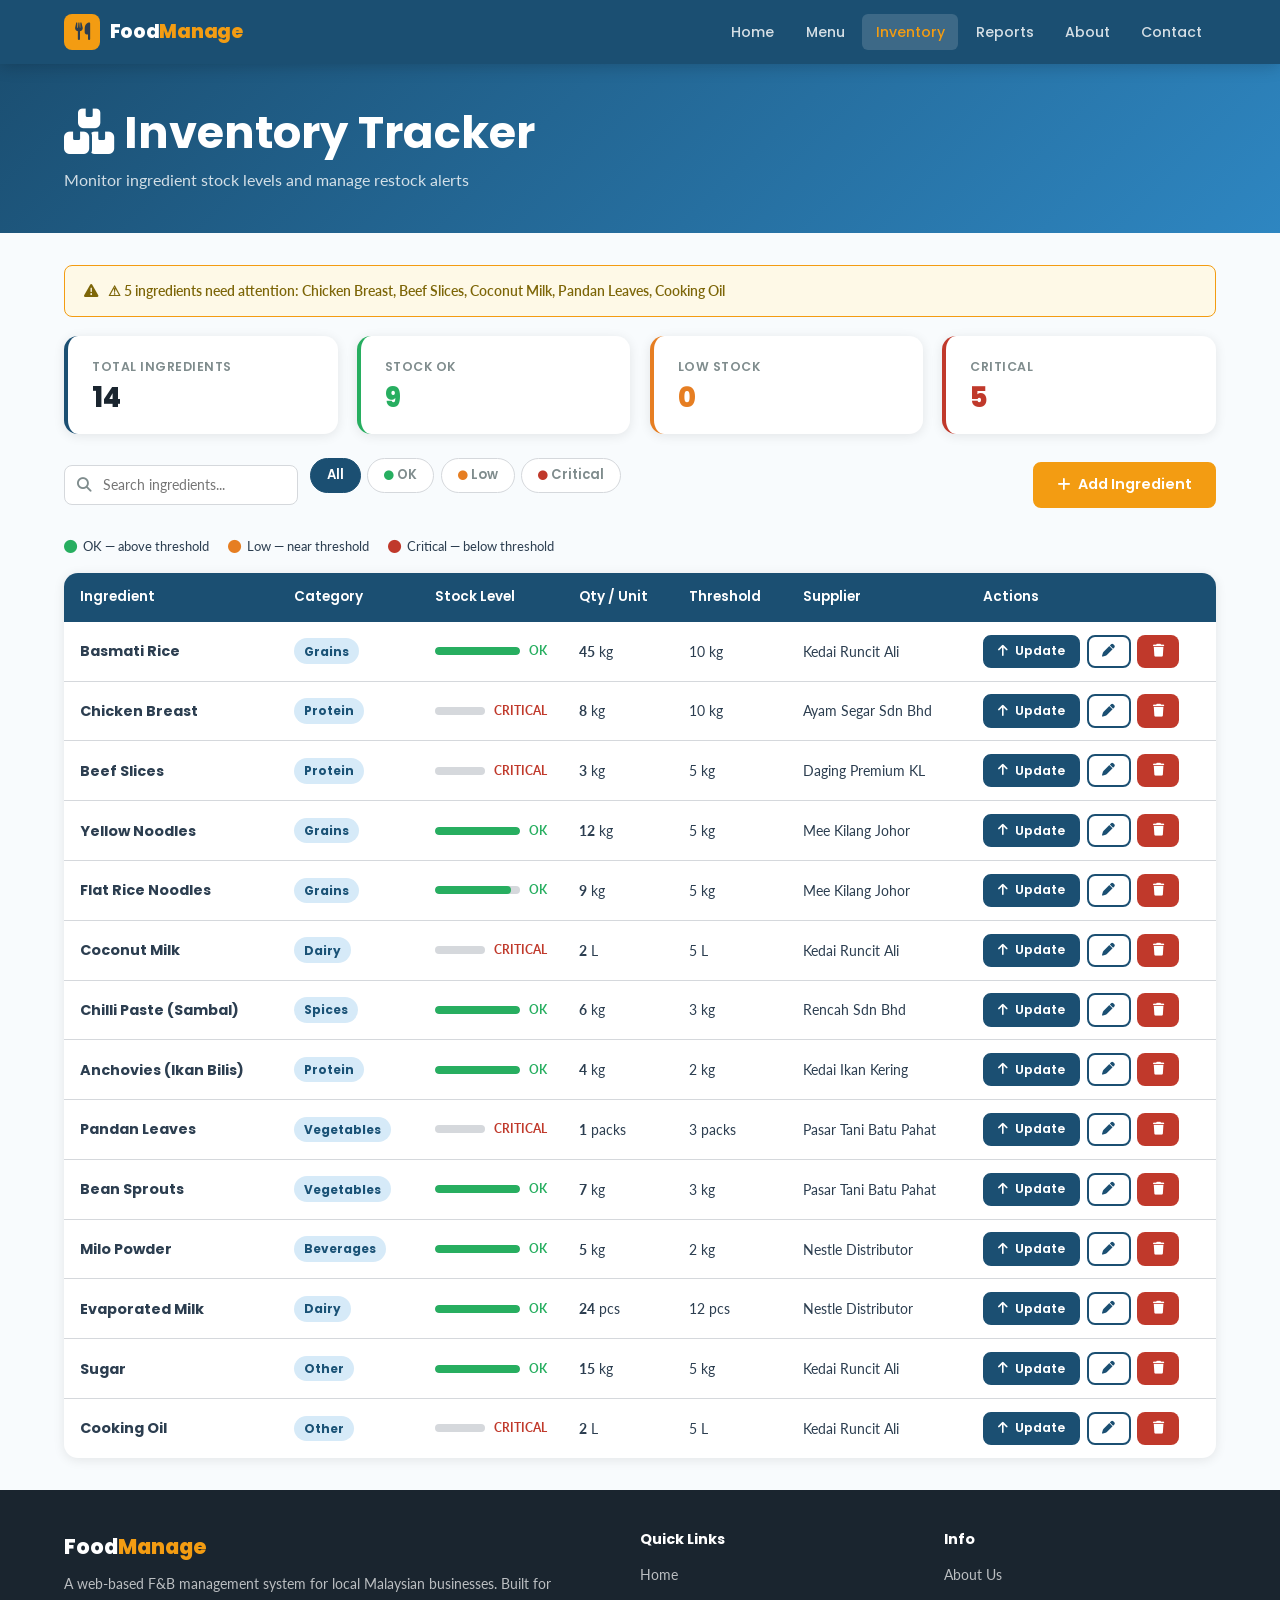
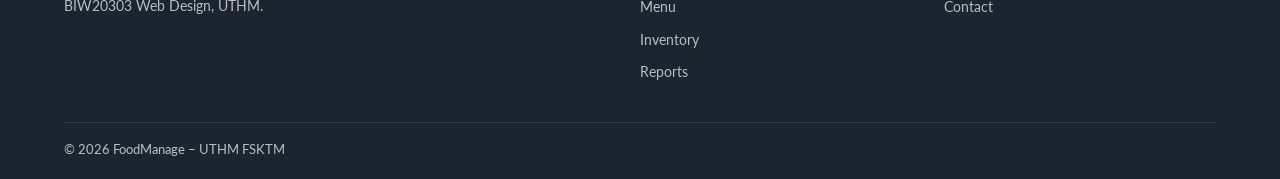
<file: inventory.html>
<!DOCTYPE html>
<html lang="en">
<head>
  <meta charset="UTF-8">
  <meta name="viewport" content="width=device-width, initial-scale=1.0">
  <title>Inventory Tracker FoodManage</title>
  <link rel="stylesheet" href="styles.css">
  <link rel="stylesheet" href="https://cdnjs.cloudflare.com/ajax/libs/font-awesome/6.5.0/css/all.min.css">
</head>
<body>

<nav class="navbar">
  <div class="container">
    <a href="index.html" class="navbar-brand">
      <div class="logo-icon"><i class="fa-solid fa-utensils"></i></div>
      <span>Food<em>Manage</em></span>
    </a>
    <div class="nav-links">
      <a href="index.html">Home</a>
      <a href="menu.html">Menu</a>
      <a href="inventory.html" class="active">Inventory</a>
      <a href="reports.html">Reports</a>
      <a href="about.html">About</a>
      <a href="contact.html">Contact</a>
    </div>
    <div class="hamburger" onclick="toggleMobile()"><span></span><span></span><span></span></div>
  </div>
  <div class="mobile-menu" id="mobileMenu">
    <a href="index.html">Home</a><a href="menu.html">Menu</a>
    <a href="inventory.html" class="active">Inventory</a><a href="reports.html">Reports</a>
    <a href="about.html">About</a><a href="contact.html">Contact</a>
  </div>
</nav>

<div class="page-header">
  <div class="container">
    <h1><i class="fa-solid fa-boxes-stacked"></i> Inventory Tracker</h1>
    <p>Monitor ingredient stock levels and manage restock alerts</p>
  </div>
</div>

<section class="section-sm">
  <div class="container">

    <!-- Alert Banner -->
    <div class="alert alert-warning alert-pulse" id="alertBanner">
      <i class="fa-solid fa-triangle-exclamation"></i>
      <span id="alertText"></span>
    </div>

    <!-- KPI Row -->
    <div class="kpi-grid" style="margin-bottom:1.5rem" id="kpiRow"></div>

    <!-- Toolbar -->
    <div class="toolbar">
      <div class="toolbar-left">
        <div class="search-bar">
          <i class="fa-solid fa-search"></i>
          <input type="text" class="form-control" id="searchInput" placeholder="Search ingredients..." oninput="renderTable()" style="min-width:200px">
        </div>
        <div class="filter-tabs">
          <button class="filter-tab active" onclick="setFilter('All',this)">All</button>
          <button class="filter-tab" onclick="setFilter('ok',this)"><i class="fa-solid fa-circle" style="color:var(--success);font-size:0.6rem"></i> OK</button>
          <button class="filter-tab" onclick="setFilter('low',this)"><i class="fa-solid fa-circle" style="color:var(--warning);font-size:0.6rem"></i> Low</button>
          <button class="filter-tab" onclick="setFilter('critical',this)"><i class="fa-solid fa-circle" style="color:var(--danger);font-size:0.6rem"></i> Critical</button>
        </div>
      </div>
      <div class="toolbar-right">
        <button class="btn btn-accent" onclick="openModal()"><i class="fa-solid fa-plus"></i> Add Ingredient</button>
      </div>
    </div>

    <!-- Legend -->
    <div style="display:flex;gap:1.2rem;margin-bottom:1rem;flex-wrap:wrap;font-size:0.82rem">
      <span><i class="fa-solid fa-circle" style="color:var(--success)"></i> &nbsp;OK — above threshold</span>
      <span><i class="fa-solid fa-circle" style="color:var(--warning)"></i> &nbsp;Low — near threshold</span>
      <span><i class="fa-solid fa-circle" style="color:var(--danger)"></i> &nbsp;Critical — below threshold</span>
    </div>

    <!-- Table -->
    <div class="table-wrapper">
      <table class="responsive-table">
        <thead>
          <tr>
            <th>Ingredient</th>
            <th>Category</th>
            <th>Stock Level</th>
            <th>Qty / Unit</th>
            <th>Threshold</th>
            <th>Supplier</th>
            <th>Actions</th>
          </tr>
        </thead>
        <tbody id="invBody"></tbody>
      </table>
    </div>
    <div id="emptyMsg" style="display:none;text-align:center;padding:3rem;color:var(--muted)">
      <i class="fa-solid fa-box-open" style="font-size:2rem;display:block;margin-bottom:0.8rem"></i>No items found.
    </div>

  </div>
</section>

<!-- Add/Edit Modal -->
<div class="modal-overlay" id="modalOverlay">
  <div class="modal">
    <div class="modal-header">
      <h3 id="modalTitle"><i class="fa-solid fa-plus"></i> Add Ingredient</h3>
      <button class="modal-close" onclick="closeModal()">&times;</button>
    </div>
    <div class="modal-body">
      <div style="display:grid;grid-template-columns:1fr 1fr;gap:1rem">
        <div class="form-group">
          <label class="form-label">Ingredient Name *</label>
          <input type="text" class="form-control" id="fName" placeholder="e.g. Rice" required>
        </div>
        <div class="form-group">
          <label class="form-label">Category *</label>
          <select class="form-control" id="fCat">
            <option value="">Select...</option>
            <option>Grains</option><option>Protein</option><option>Vegetables</option>
            <option>Dairy</option><option>Spices</option><option>Beverages</option><option>Other</option>
          </select>
        </div>
        <div class="form-group">
          <label class="form-label">Current Quantity *</label>
          <input type="number" class="form-control" id="fQty" min="0" placeholder="0" required>
        </div>
        <div class="form-group">
          <label class="form-label">Unit *</label>
          <select class="form-control" id="fUnit">
            <option>kg</option><option>g</option><option>L</option><option>ml</option>
            <option>pcs</option><option>packs</option><option>boxes</option>
          </select>
        </div>
        <div class="form-group">
          <label class="form-label">Restock Threshold *</label>
          <input type="number" class="form-control" id="fThresh" min="0" placeholder="0" required>
        </div>
        <div class="form-group">
          <label class="form-label">Supplier</label>
          <input type="text" class="form-control" id="fSupplier" placeholder="e.g. Ahmad Trading">
        </div>
      </div>
    </div>
    <div class="modal-footer">
      <button class="btn btn-outline" onclick="closeModal()">Cancel</button>
      <button class="btn btn-accent" onclick="saveItem()"><i class="fa-solid fa-check"></i> Save</button>
    </div>
  </div>
</div>

<!-- Update Stock Modal -->
<div class="modal-overlay" id="updateOverlay">
  <div class="modal" style="max-width:380px">
    <div class="modal-header">
      <h3><i class="fa-solid fa-arrow-up"></i> Update Stock</h3>
      <button class="modal-close" onclick="closeUpdate()">&times;</button>
    </div>
    <div class="modal-body">
      <p style="margin-bottom:1rem">Updating stock for: <strong id="updateName"></strong></p>
      <div class="form-group">
        <label class="form-label">New Quantity</label>
        <input type="number" class="form-control" id="updateQty" min="0">
      </div>
    </div>
    <div class="modal-footer">
      <button class="btn btn-outline" onclick="closeUpdate()">Cancel</button>
      <button class="btn btn-primary" onclick="confirmUpdate()"><i class="fa-solid fa-save"></i> Update</button>
    </div>
  </div>
</div>

<!-- Delete Confirm -->
<div class="modal-overlay" id="deleteOverlay">
  <div class="modal" style="max-width:360px">
    <div class="modal-header">
      <h3 style="color:var(--danger)"><i class="fa-solid fa-triangle-exclamation"></i> Delete</h3>
      <button class="modal-close" onclick="closeDelete()">&times;</button>
    </div>
    <div class="modal-body"><p>Delete <strong id="deleteItemName"></strong>? This cannot be undone.</p></div>
    <div class="modal-footer">
      <button class="btn btn-outline" onclick="closeDelete()">Cancel</button>
      <button class="btn btn-danger" onclick="confirmDelete()"><i class="fa-solid fa-trash"></i> Delete</button>
    </div>
  </div>
</div>

<footer>
  <div class="container">
    <div class="footer-grid">
      <div class="footer-brand">
        <div class="logo-text">Food<em>Manage</em></div>
        <p>A web-based F&B management system for local Malaysian businesses. Built for BIW20303 Web Design, UTHM.</p>
      </div>
      <div class="footer-col"><h4>Quick Links</h4><ul><li><a href="index.html">Home</a></li><li><a href="menu.html">Menu</a></li><li><a href="inventory.html">Inventory</a></li><li><a href="reports.html">Reports</a></li></ul></div>
      <div class="footer-col"><h4>Info</h4><ul><li><a href="about.html">About Us</a></li><li><a href="contact.html">Contact</a></li></ul></div>
    </div>
    <div class="footer-bottom"><span>© 2026 FoodManage – UTHM FSKTM</span></div>
  </div>
</footer>

<script>
let inventory = [
  {id:1,name:"Basmati Rice",cat:"Grains",qty:45,unit:"kg",thresh:10,supplier:"Kedai Runcit Ali"},
  {id:2,name:"Chicken Breast",cat:"Protein",qty:8,unit:"kg",thresh:10,supplier:"Ayam Segar Sdn Bhd"},
  {id:3,name:"Beef Slices",cat:"Protein",qty:3,unit:"kg",thresh:5,supplier:"Daging Premium KL"},
  {id:4,name:"Yellow Noodles",cat:"Grains",qty:12,unit:"kg",thresh:5,supplier:"Mee Kilang Johor"},
  {id:5,name:"Flat Rice Noodles",cat:"Grains",qty:9,unit:"kg",thresh:5,supplier:"Mee Kilang Johor"},
  {id:6,name:"Coconut Milk",cat:"Dairy",qty:2,unit:"L",thresh:5,supplier:"Kedai Runcit Ali"},
  {id:7,name:"Chilli Paste (Sambal)",cat:"Spices",qty:6,unit:"kg",thresh:3,supplier:"Rencah Sdn Bhd"},
  {id:8,name:"Anchovies (Ikan Bilis)",cat:"Protein",qty:4,unit:"kg",thresh:2,supplier:"Kedai Ikan Kering"},
  {id:9,name:"Pandan Leaves",cat:"Vegetables",qty:1,unit:"packs",thresh:3,supplier:"Pasar Tani Batu Pahat"},
  {id:10,name:"Bean Sprouts",cat:"Vegetables",qty:7,unit:"kg",thresh:3,supplier:"Pasar Tani Batu Pahat"},
  {id:11,name:"Milo Powder",cat:"Beverages",qty:5,unit:"kg",thresh:2,supplier:"Nestle Distributor"},
  {id:12,name:"Evaporated Milk",cat:"Dairy",qty:24,unit:"pcs",thresh:12,supplier:"Nestle Distributor"},
  {id:13,name:"Sugar",cat:"Other",qty:15,unit:"kg",thresh:5,supplier:"Kedai Runcit Ali"},
  {id:14,name:"Cooking Oil",cat:"Other",qty:2,unit:"L",thresh:5,supplier:"Kedai Runcit Ali"},
];
let nextId=15, editId=null, updateId=null, deleteId=null, activeFilter='All';

function getStatus(item) {
  const ratio = item.qty / item.thresh;
  if (item.qty <= 0) return 'critical';
  if (ratio <= 1) return 'critical';
  if (ratio <= 1.5) return 'low';
  return 'ok';
}
function statusBadge(s) {
  const map = {ok:'badge-success',low:'badge-warning',critical:'badge-danger'};
  return `<span class="badge ${map[s]}">${s.charAt(0).toUpperCase()+s.slice(1)}</span>`;
}
function stockBar(item) {
  const s = getStatus(item);
  const pct = Math.min(100, Math.round((item.qty / (item.thresh * 2)) * 100));
  return `<div class="stock-bar-wrap stock-${s}">
    <div class="stock-bar"><div class="stock-bar-fill" style="width:${pct}%"></div></div>
    <span class="stock-label" style="color:var(--${s==='ok'?'success':s==='low'?'warning':'danger'})">${s.toUpperCase()}</span>
  </div>`;
}

function renderKPIs() {
  const total = inventory.length;
  const ok   = inventory.filter(i=>getStatus(i)==='ok').length;
  const low  = inventory.filter(i=>getStatus(i)==='low').length;
  const crit = inventory.filter(i=>getStatus(i)==='critical').length;
  document.getElementById('kpiRow').innerHTML = `
    <div class="kpi-card"><div class="kpi-label">Total Ingredients</div><div class="kpi-value">${total}</div></div>
    <div class="kpi-card success"><div class="kpi-label">Stock OK</div><div class="kpi-value" style="color:var(--success)">${ok}</div></div>
    <div class="kpi-card warning"><div class="kpi-label">Low Stock</div><div class="kpi-value" style="color:var(--warning)">${low}</div></div>
    <div class="kpi-card" style="border-left-color:var(--danger)"><div class="kpi-label">Critical</div><div class="kpi-value" style="color:var(--danger)">${crit}</div></div>
  `;
  const alerts = inventory.filter(i=>getStatus(i)!=='ok');
  const banner = document.getElementById('alertBanner');
  if (alerts.length) {
    document.getElementById('alertText').textContent =
      `⚠ ${alerts.length} ingredient${alerts.length>1?'s':''} need${alerts.length===1?'s':''} attention: ${alerts.map(i=>i.name).join(', ')}`;
    banner.style.display='flex';
  } else {
    banner.style.display='none';
  }
}

function renderTable() {
  const search = document.getElementById('searchInput').value.toLowerCase();
  let filtered = inventory.filter(i => {
    const matchSearch = i.name.toLowerCase().includes(search) || i.cat.toLowerCase().includes(search);
    const matchFilter = activeFilter==='All' || getStatus(i)===activeFilter;
    return matchSearch && matchFilter;
  });
  const tbody = document.getElementById('invBody');
  if (!filtered.length) { tbody.innerHTML=''; document.getElementById('emptyMsg').style.display='block'; return; }
  document.getElementById('emptyMsg').style.display='none';
  tbody.innerHTML = filtered.map(item=>`
    <tr>
      <td data-label="Ingredient"><strong style="font-family:var(--font-head)">${item.name}</strong></td>
      <td data-label="Category"><span class="badge badge-info">${item.cat}</span></td>
      <td data-label="Stock Level">${stockBar(item)}</td>
      <td data-label="Qty / Unit"><strong>${item.qty}</strong> ${item.unit}</td>
      <td data-label="Threshold">${item.thresh} ${item.unit}</td>
      <td data-label="Supplier">${item.supplier||'—'}</td>
      <td data-label="Actions">
        <div class="table-actions">
          <button class="btn btn-primary btn-sm" onclick="openUpdate(${item.id},'${item.name.replace(/'/g,"\\'")}',${item.qty})"><i class="fa-solid fa-arrow-up"></i> Update</button>
          <button class="btn btn-outline btn-sm" onclick="openModal(${item.id})"><i class="fa-solid fa-pen"></i></button>
          <button class="btn btn-danger btn-sm" onclick="askDelete(${item.id},'${item.name.replace(/'/g,"\\'")}')"><i class="fa-solid fa-trash"></i></button>
        </div>
      </td>
    </tr>
  `).join('');
  renderKPIs();
}

function setFilter(f,btn){ activeFilter=f; document.querySelectorAll('.filter-tab').forEach(t=>t.classList.remove('active')); btn.classList.add('active'); renderTable(); }

function openModal(id=null){
  editId=id;
  const item = id ? inventory.find(i=>i.id===id) : null;
  document.getElementById('modalTitle').innerHTML = item ? '<i class="fa-solid fa-pen"></i> Edit Ingredient' : '<i class="fa-solid fa-plus"></i> Add Ingredient';
  document.getElementById('fName').value    = item?.name||'';
  document.getElementById('fCat').value     = item?.cat||'';
  document.getElementById('fQty').value     = item?.qty??'';
  document.getElementById('fUnit').value    = item?.unit||'kg';
  document.getElementById('fThresh').value  = item?.thresh??'';
  document.getElementById('fSupplier').value= item?.supplier||'';
  document.getElementById('modalOverlay').classList.add('active');
}
function closeModal(){ document.getElementById('modalOverlay').classList.remove('active'); }
function saveItem(){
  const name=document.getElementById('fName').value.trim();
  const cat=document.getElementById('fCat').value;
  const qty=parseFloat(document.getElementById('fQty').value);
  const thresh=parseFloat(document.getElementById('fThresh').value);
  if(!name||!cat||isNaN(qty)||isNaN(thresh)){ alert('Please fill all required fields.'); return; }
  const entry={id:editId||nextId,name,cat,qty,unit:document.getElementById('fUnit').value,thresh,supplier:document.getElementById('fSupplier').value.trim()};
  if(editId){ const idx=inventory.findIndex(i=>i.id===editId); inventory[idx]=entry; }
  else{ inventory.push(entry); nextId++; }
  closeModal(); renderTable();
}

function openUpdate(id,name,qty){ updateId=id; document.getElementById('updateName').textContent=name; document.getElementById('updateQty').value=qty; document.getElementById('updateOverlay').classList.add('active'); }
function closeUpdate(){ document.getElementById('updateOverlay').classList.remove('active'); }
function confirmUpdate(){ const qty=parseFloat(document.getElementById('updateQty').value); if(isNaN(qty)){ alert('Enter a valid quantity.'); return; } const idx=inventory.findIndex(i=>i.id===updateId); inventory[idx].qty=qty; closeUpdate(); renderTable(); }

function askDelete(id,name){ deleteId=id; document.getElementById('deleteItemName').textContent=name; document.getElementById('deleteOverlay').classList.add('active'); }
function closeDelete(){ document.getElementById('deleteOverlay').classList.remove('active'); }
function confirmDelete(){ inventory=inventory.filter(i=>i.id!==deleteId); closeDelete(); renderTable(); }

function toggleMobile(){ document.getElementById('mobileMenu').classList.toggle('open'); }

renderTable();
</script>
</body>
</html>
</file>
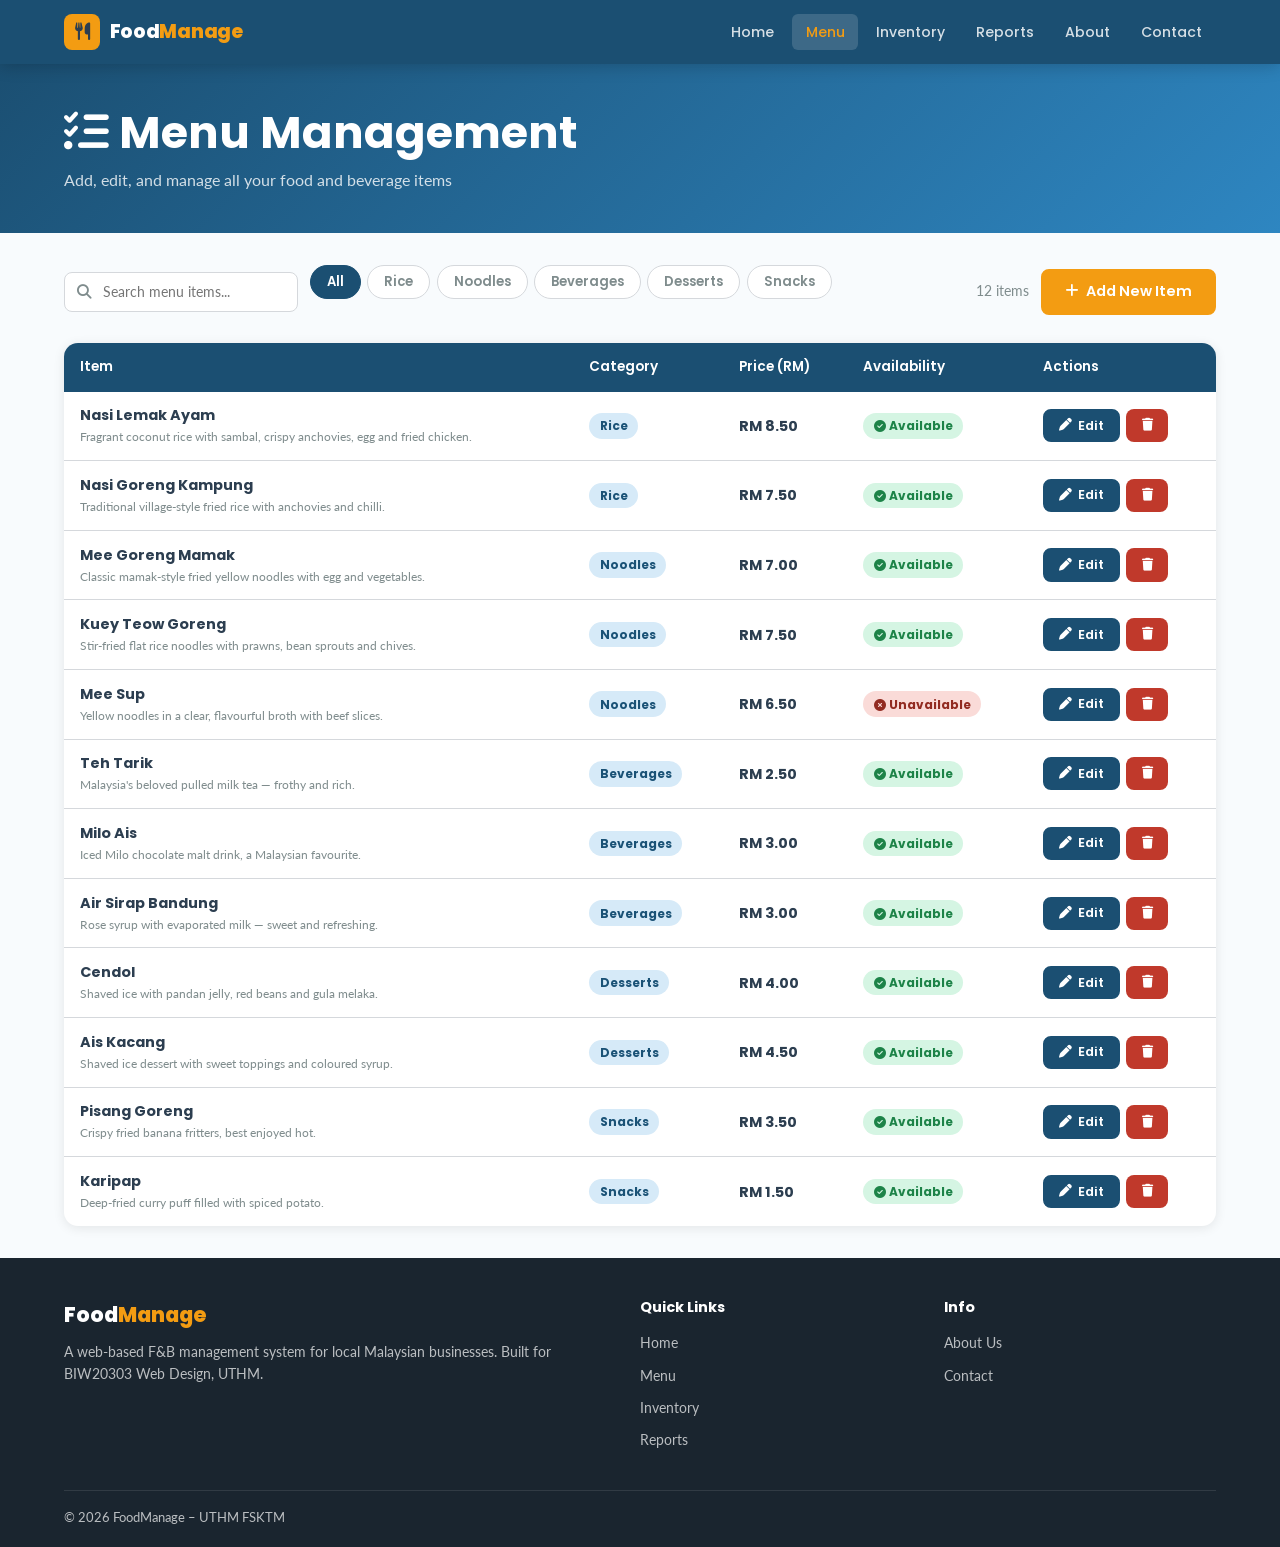
<file: menu.html>
<!DOCTYPE html>
<html lang="en">
<head>
  <meta charset="UTF-8">
  <meta name="viewport" content="width=device-width, initial-scale=1.0">
  <title>Menu Management FoodManage</title>
  <link rel="stylesheet" href="styles.css">
  <link rel="stylesheet" href="https://cdnjs.cloudflare.com/ajax/libs/font-awesome/6.5.0/css/all.min.css">
</head>
<body>

<nav class="navbar">
  <div class="container">
    <a href="index.html" class="navbar-brand">
      <div class="logo-icon"><i class="fa-solid fa-utensils"></i></div>
      <span>Food<em>Manage</em></span>
    </a>
    <div class="nav-links">
      <a href="index.html">Home</a>
      <a href="menu.html" class="active">Menu</a>
      <a href="inventory.html">Inventory</a>
      <a href="reports.html">Reports</a>
      <a href="about.html">About</a>
      <a href="contact.html">Contact</a>
    </div>
    <div class="hamburger" onclick="toggleMobile()"><span></span><span></span><span></span></div>
  </div>
  <div class="mobile-menu" id="mobileMenu">
    <a href="index.html">Home</a><a href="menu.html" class="active">Menu</a>
    <a href="inventory.html">Inventory</a><a href="reports.html">Reports</a>
    <a href="about.html">About</a><a href="contact.html">Contact</a>
  </div>
</nav>

<div class="page-header">
  <div class="container">
    <h1><i class="fa-solid fa-list-check"></i> Menu Management</h1>
    <p>Add, edit, and manage all your food and beverage items</p>
  </div>
</div>

<section class="section-sm">
  <div class="container">

    <!-- Toolbar -->
    <div class="toolbar">
      <div class="toolbar-left">
        <div class="search-bar">
          <i class="fa-solid fa-search"></i>
          <input type="text" class="form-control" id="searchInput" placeholder="Search menu items..." oninput="filterItems()" style="min-width:220px">
        </div>
        <div class="filter-tabs" id="filterTabs">
          <button class="filter-tab active" onclick="setFilter('All',this)">All</button>
          <button class="filter-tab" onclick="setFilter('Rice',this)">Rice</button>
          <button class="filter-tab" onclick="setFilter('Noodles',this)">Noodles</button>
          <button class="filter-tab" onclick="setFilter('Beverages',this)">Beverages</button>
          <button class="filter-tab" onclick="setFilter('Desserts',this)">Desserts</button>
          <button class="filter-tab" onclick="setFilter('Snacks',this)">Snacks</button>
        </div>
      </div>
      <div class="toolbar-right">
        <span class="text-muted" id="itemCount" style="font-size:0.85rem"></span>
        <button class="btn btn-accent" onclick="openModal()"><i class="fa-solid fa-plus"></i> Add New Item</button>
      </div>
    </div>

    <!-- Table -->
    <div class="table-wrapper">
      <table class="responsive-table">
        <thead>
          <tr>
            <th>Item</th>
            <th>Category</th>
            <th>Price (RM)</th>
            <th>Availability</th>
            <th>Actions</th>
          </tr>
        </thead>
        <tbody id="menuBody"></tbody>
      </table>
    </div>
    <div id="emptyMsg" style="display:none;text-align:center;padding:3rem;color:var(--muted)">
      <i class="fa-solid fa-search" style="font-size:2rem;margin-bottom:0.8rem;display:block"></i>
      No items found. Try a different search or category.
    </div>

  </div>
</section>

<!-- MODAL -->
<div class="modal-overlay" id="modalOverlay">
  <div class="modal">
    <div class="modal-header">
      <h3 id="modalTitle"><i class="fa-solid fa-plus"></i> Add Menu Item</h3>
      <button class="modal-close" onclick="closeModal()">&times;</button>
    </div>
    <div class="modal-body">
      <div class="form-group">
        <label class="form-label">Item Name *</label>
        <input type="text" class="form-control" id="fName" placeholder="e.g. Nasi Lemak Ayam" required>
      </div>
      <div class="form-group">
        <label class="form-label">Category *</label>
        <select class="form-control" id="fCat">
          <option value="">Select category...</option>
          <option>Rice</option><option>Noodles</option><option>Beverages</option><option>Desserts</option><option>Snacks</option>
        </select>
      </div>
      <div class="form-group">
        <label class="form-label">Price (RM) *</label>
        <input type="number" class="form-control" id="fPrice" placeholder="0.00" min="0" step="0.50" required>
      </div>
      <div class="form-group">
        <label class="form-label">Description</label>
        <textarea class="form-control" id="fDesc" rows="2" placeholder="Brief item description..."></textarea>
      </div>
      <div class="form-group">
        <label class="form-label">Available</label>
        <label class="toggle toggle-wrap" style="gap:0.75rem;cursor:pointer">
          <input type="checkbox" id="fAvail" checked>
          <span class="toggle-slider"></span>
          <span style="font-size:0.9rem">Item is available</span>
        </label>
      </div>
    </div>
    <div class="modal-footer">
      <button class="btn btn-outline" onclick="closeModal()">Cancel</button>
      <button class="btn btn-accent" onclick="saveItem()"><i class="fa-solid fa-check"></i> Save Item</button>
    </div>
  </div>
</div>

<!-- Delete Confirm -->
<div class="modal-overlay" id="deleteOverlay">
  <div class="modal" style="max-width:380px">
    <div class="modal-header">
      <h3 style="color:var(--danger)"><i class="fa-solid fa-triangle-exclamation"></i> Delete Item</h3>
      <button class="modal-close" onclick="closeDelete()">&times;</button>
    </div>
    <div class="modal-body">
      <p>Are you sure you want to delete <strong id="deleteItemName"></strong>? This cannot be undone.</p>
    </div>
    <div class="modal-footer">
      <button class="btn btn-outline" onclick="closeDelete()">Cancel</button>
      <button class="btn btn-danger" onclick="confirmDelete()"><i class="fa-solid fa-trash"></i> Delete</button>
    </div>
  </div>
</div>

<footer>
  <div class="container">
    <div class="footer-grid">
      <div class="footer-brand">
        <div class="logo-text">Food<em>Manage</em></div>
        <p>A web-based F&B management system for local Malaysian businesses. Built for BIW20303 Web Design, UTHM.</p>
      </div>
      <div class="footer-col"><h4>Quick Links</h4><ul><li><a href="index.html">Home</a></li><li><a href="menu.html">Menu</a></li><li><a href="inventory.html">Inventory</a></li><li><a href="reports.html">Reports</a></li></ul></div>
      <div class="footer-col"><h4>Info</h4><ul><li><a href="about.html">About Us</a></li><li><a href="contact.html">Contact</a></li></ul></div>
    </div>
    <div class="footer-bottom"><span>© 2026 FoodManage – UTHM FSKTM</span></div>
  </div>
</footer>

<script>
let menuItems = [
  {id:1,name:"Nasi Lemak Ayam",cat:"Rice",price:8.50,desc:"Fragrant coconut rice with sambal, crispy anchovies, egg and fried chicken.",avail:true},
  {id:2,name:"Nasi Goreng Kampung",cat:"Rice",price:7.50,desc:"Traditional village-style fried rice with anchovies and chilli.",avail:true},
  {id:3,name:"Mee Goreng Mamak",cat:"Noodles",price:7.00,desc:"Classic mamak-style fried yellow noodles with egg and vegetables.",avail:true},
  {id:4,name:"Kuey Teow Goreng",cat:"Noodles",price:7.50,desc:"Stir-fried flat rice noodles with prawns, bean sprouts and chives.",avail:true},
  {id:5,name:"Mee Sup",cat:"Noodles",price:6.50,desc:"Yellow noodles in a clear, flavourful broth with beef slices.",avail:false},
  {id:6,name:"Teh Tarik",cat:"Beverages",price:2.50,desc:"Malaysia's beloved pulled milk tea — frothy and rich.",avail:true},
  {id:7,name:"Milo Ais",cat:"Beverages",price:3.00,desc:"Iced Milo chocolate malt drink, a Malaysian favourite.",avail:true},
  {id:8,name:"Air Sirap Bandung",cat:"Beverages",price:3.00,desc:"Rose syrup with evaporated milk — sweet and refreshing.",avail:true},
  {id:9,name:"Cendol",cat:"Desserts",price:4.00,desc:"Shaved ice with pandan jelly, red beans and gula melaka.",avail:true},
  {id:10,name:"Ais Kacang",cat:"Desserts",price:4.50,desc:"Shaved ice dessert with sweet toppings and coloured syrup.",avail:true},
  {id:11,name:"Pisang Goreng",cat:"Snacks",price:3.50,desc:"Crispy fried banana fritters, best enjoyed hot.",avail:true},
  {id:12,name:"Karipap",cat:"Snacks",price:1.50,desc:"Deep-fried curry puff filled with spiced potato.",avail:true},
];
let nextId = 13;
let activeFilter = 'All';
let editId = null;
let deleteId = null;

function renderTable() {
  const search = document.getElementById('searchInput').value.toLowerCase();
  let filtered = menuItems.filter(i =>
    (activeFilter === 'All' || i.cat === activeFilter) &&
    (i.name.toLowerCase().includes(search) || i.cat.toLowerCase().includes(search))
  );
  const tbody = document.getElementById('menuBody');
  document.getElementById('itemCount').textContent = `${filtered.length} item${filtered.length!==1?'s':''}`;
  if (!filtered.length) { tbody.innerHTML=''; document.getElementById('emptyMsg').style.display='block'; return; }
  document.getElementById('emptyMsg').style.display='none';
  tbody.innerHTML = filtered.map(item => `
    <tr>
      <td data-label="Item">
        <div style="font-weight:700;font-family:var(--font-head)">${item.name}</div>
        <div style="font-size:0.78rem;color:var(--muted)">${item.desc||'—'}</div>
      </td>
      <td data-label="Category"><span class="badge badge-info">${item.cat}</span></td>
      <td data-label="Price (RM)"><strong style="font-family:var(--font-head)">RM ${item.price.toFixed(2)}</strong></td>
      <td data-label="Availability">
        <span class="badge ${item.avail?'badge-success':'badge-danger'}">
          <i class="fa-solid ${item.avail?'fa-circle-check':'fa-circle-xmark'}"></i>
          ${item.avail?'Available':'Unavailable'}
        </span>
      </td>
      <td data-label="Actions">
        <div class="table-actions">
          <button class="btn btn-primary btn-sm" onclick="editItem(${item.id})"><i class="fa-solid fa-pen"></i> Edit</button>
          <button class="btn btn-danger btn-sm" onclick="askDelete(${item.id},'${item.name.replace(/'/g,"\\'")}')"><i class="fa-solid fa-trash"></i></button>
        </div>
      </td>
    </tr>
  `).join('');
}

function setFilter(cat, btn) {
  activeFilter = cat;
  document.querySelectorAll('.filter-tab').forEach(t=>t.classList.remove('active'));
  btn.classList.add('active');
  renderTable();
}
function filterItems() { renderTable(); }

function openModal(item=null) {
  editId = item ? item.id : null;
  document.getElementById('modalTitle').innerHTML = item
    ? '<i class="fa-solid fa-pen"></i> Edit Menu Item'
    : '<i class="fa-solid fa-plus"></i> Add Menu Item';
  document.getElementById('fName').value  = item ? item.name  : '';
  document.getElementById('fCat').value   = item ? item.cat   : '';
  document.getElementById('fPrice').value = item ? item.price : '';
  document.getElementById('fDesc').value  = item ? item.desc  : '';
  document.getElementById('fAvail').checked = item ? item.avail : true;
  document.getElementById('modalOverlay').classList.add('active');
}
function closeModal() { document.getElementById('modalOverlay').classList.remove('active'); }

function editItem(id) {
  const item = menuItems.find(i=>i.id===id);
  if(item) openModal(item);
}

function saveItem() {
  const name = document.getElementById('fName').value.trim();
  const cat  = document.getElementById('fCat').value;
  const price= parseFloat(document.getElementById('fPrice').value);
  if(!name || !cat || isNaN(price)) { alert('Please fill in all required fields.'); return; }
  const entry = { id: editId||nextId, name, cat, price, desc: document.getElementById('fDesc').value.trim(), avail: document.getElementById('fAvail').checked };
  if(editId) { const idx=menuItems.findIndex(i=>i.id===editId); menuItems[idx]=entry; }
  else { menuItems.push(entry); nextId++; }
  closeModal(); renderTable();
}

function askDelete(id, name) {
  deleteId = id;
  document.getElementById('deleteItemName').textContent = name;
  document.getElementById('deleteOverlay').classList.add('active');
}
function closeDelete() { document.getElementById('deleteOverlay').classList.remove('active'); }
function confirmDelete() { menuItems = menuItems.filter(i=>i.id!==deleteId); closeDelete(); renderTable(); }

function toggleMobile() { document.getElementById('mobileMenu').classList.toggle('open'); }

renderTable();
</script>
</body>
</html>
</file>
<file: styles.css>
/* ═══════════════════════════════════════════
   FoodManage – Global Stylesheet
   ═══════════════════════════════════════════ */

@import url('https://fonts.googleapis.com/css2?family=Poppins:wght@400;500;600;700;800&family=Lato:wght@300;400;700&display=swap');

/* ── CSS Variables ── */
:root {
  --primary:     #1B4F72;
  --primary-dk:  #154360;
  --secondary:   #2E86C1;
  --accent:      #F39C12;
  --accent-dk:   #D68910;
  --success:     #27AE60;
  --warning:     #E67E22;
  --danger:      #C0392B;
  --light:       #EBF5FB;
  --lighter:     #F8FBFD;
  --dark:        #1A252F;
  --text:        #2C3E50;
  --muted:       #7F8C8D;
  --border:      #D5D8DC;
  --white:       #FFFFFF;
  --radius:      8px;
  --radius-lg:   14px;
  --shadow:      0 2px 12px rgba(0,0,0,0.09);
  --shadow-lg:   0 8px 32px rgba(0,0,0,0.13);
  --transition:  all 0.28s ease;
  --nav-h:       64px;
  --font-head:   'Poppins', sans-serif;
  --font-body:   'Lato', sans-serif;
}

/* ── Reset ── */
*, *::before, *::after { box-sizing: border-box; margin: 0; padding: 0; }
html { scroll-behavior: smooth; font-size: 16px; }
body { font-family: var(--font-body); color: var(--text); background: var(--lighter); line-height: 1.6; }
a { text-decoration: none; color: inherit; }
img { max-width: 100%; display: block; }
ul { list-style: none; }
button { cursor: pointer; border: none; font-family: var(--font-body); }
input, textarea, select { font-family: var(--font-body); }

/* ── Typography ── */
h1, h2, h3, h4, h5 { font-family: var(--font-head); font-weight: 700; line-height: 1.3; }
h1 { font-size: clamp(1.8rem, 4vw, 2.8rem); }
h2 { font-size: clamp(1.4rem, 3vw, 2rem); }
h3 { font-size: 1.25rem; }
h4 { font-size: 1.05rem; }
p  { margin-bottom: 0.75rem; }

/* ── Layout Utilities ── */
.container { max-width: 1200px; margin: 0 auto; padding: 0 1.5rem; }
.section    { padding: 4rem 0; }
.section-sm { padding: 2rem 0; }
.text-center { text-align: center; }
.text-muted  { color: var(--muted); }
.flex        { display: flex; }
.flex-center { display: flex; align-items: center; justify-content: center; }
.gap-1 { gap: 0.5rem; }
.gap-2 { gap: 1rem; }
.gap-3 { gap: 1.5rem; }
.mt-1 { margin-top: 0.5rem; }
.mt-2 { margin-top: 1rem; }
.mt-3 { margin-top: 1.5rem; }
.mb-1 { margin-bottom: 0.5rem; }
.mb-2 { margin-bottom: 1rem; }
.mb-3 { margin-bottom: 1.5rem; }
.badge { display: inline-block; padding: 0.2rem 0.65rem; border-radius: 20px; font-size: 0.75rem; font-weight: 700; font-family: var(--font-head); }
.badge-success { background: #D5F5E3; color: #1D8348; }
.badge-warning { background: #FDEBD0; color: #A04000; }
.badge-danger  { background: #FADBD8; color: #922B21; }
.badge-info    { background: #D6EAF8; color: #1A5276; }

/* ── Buttons ── */
.btn {
  display: inline-flex; align-items: center; gap: 0.4rem;
  padding: 0.65rem 1.4rem; border-radius: var(--radius);
  font-family: var(--font-head); font-weight: 600; font-size: 0.9rem;
  transition: var(--transition); cursor: pointer; border: 2px solid transparent;
}
.btn-primary   { background: var(--primary); color: var(--white); border-color: var(--primary); }
.btn-primary:hover { background: var(--primary-dk); border-color: var(--primary-dk); transform: translateY(-1px); box-shadow: 0 4px 14px rgba(27,79,114,0.3); }
.btn-accent    { background: var(--accent); color: var(--white); border-color: var(--accent); }
.btn-accent:hover  { background: var(--accent-dk); border-color: var(--accent-dk); transform: translateY(-1px); box-shadow: 0 4px 14px rgba(243,156,18,0.35); }
.btn-outline   { background: transparent; color: var(--primary); border-color: var(--primary); }
.btn-outline:hover  { background: var(--primary); color: var(--white); }
.btn-success   { background: var(--success); color: var(--white); }
.btn-success:hover  { background: #229954; transform: translateY(-1px); }
.btn-danger    { background: var(--danger); color: var(--white); }
.btn-danger:hover   { background: #A93226; }
.btn-sm { padding: 0.35rem 0.85rem; font-size: 0.8rem; }
.btn-lg { padding: 0.85rem 2rem; font-size: 1rem; }

/* ── Navbar ── */
.navbar {
  position: sticky; top: 0; z-index: 1000;
  background: var(--primary); height: var(--nav-h);
  box-shadow: 0 2px 16px rgba(0,0,0,0.2);
}
.navbar .container { height: 100%; display: flex; align-items: center; justify-content: space-between; }
.navbar-brand { display: flex; align-items: center; gap: 0.6rem; }
.navbar-brand .logo-icon {
  width: 36px; height: 36px; background: var(--accent); border-radius: 8px;
  display: flex; align-items: center; justify-content: center; font-size: 1.1rem;
}
.navbar-brand span { font-family: var(--font-head); font-weight: 800; font-size: 1.2rem; color: var(--white); letter-spacing: -0.3px; }
.navbar-brand span em { color: var(--accent); font-style: normal; }
.nav-links { display: flex; align-items: center; gap: 0.25rem; }
.nav-links a {
  color: rgba(255,255,255,0.82); font-family: var(--font-head); font-weight: 500;
  font-size: 0.88rem; padding: 0.45rem 0.85rem; border-radius: 6px;
  transition: var(--transition);
}
.nav-links a:hover, .nav-links a.active { color: var(--white); background: rgba(255,255,255,0.15); }
.nav-links a.active { color: var(--accent); }

/* Hamburger */
.hamburger { display: none; flex-direction: column; gap: 5px; cursor: pointer; padding: 4px; }
.hamburger span { display: block; width: 24px; height: 2px; background: var(--white); border-radius: 2px; transition: var(--transition); }
.mobile-menu { display: none; }

/* ── Page Header ── */
.page-header {
  background: linear-gradient(135deg, var(--primary) 0%, var(--secondary) 100%);
  padding: 2.5rem 0; color: var(--white);
}
.page-header h1 { color: var(--white); margin-bottom: 0.3rem; }
.page-header p  { color: rgba(255,255,255,0.8); font-size: 1rem; margin: 0; }

/* ── Cards ── */
.card {
  background: var(--white); border-radius: var(--radius-lg);
  box-shadow: var(--shadow); overflow: hidden;
  transition: var(--transition);
}
.card:hover { box-shadow: var(--shadow-lg); transform: translateY(-2px); }
.card-body { padding: 1.5rem; }
.card-title { font-family: var(--font-head); font-weight: 700; margin-bottom: 0.5rem; }

/* ── Tables ── */
.table-wrapper { overflow-x: auto; border-radius: var(--radius-lg); box-shadow: var(--shadow); background: var(--white); }
table { width: 100%; border-collapse: collapse; font-size: 0.9rem; }
thead { background: var(--primary); color: var(--white); }
thead th { padding: 0.85rem 1rem; font-family: var(--font-head); font-weight: 600; font-size: 0.85rem; text-align: left; white-space: nowrap; }
tbody tr { border-bottom: 1px solid var(--border); transition: var(--transition); }
tbody tr:last-child { border-bottom: none; }
tbody tr:hover { background: var(--light); }
tbody td { padding: 0.8rem 1rem; vertical-align: middle; }
.table-actions { display: flex; gap: 0.4rem; }

/* ── Forms ── */
.form-group { margin-bottom: 1.2rem; }
.form-label { display: block; font-family: var(--font-head); font-weight: 600; font-size: 0.85rem; margin-bottom: 0.4rem; color: var(--text); }
.form-control {
  width: 100%; padding: 0.65rem 0.9rem; border: 1.5px solid var(--border);
  border-radius: var(--radius); font-size: 0.9rem; transition: var(--transition);
  background: var(--white); color: var(--text);
}
.form-control:focus { outline: none; border-color: var(--secondary); box-shadow: 0 0 0 3px rgba(46,134,193,0.15); }
.form-control:invalid:not(:placeholder-shown) { border-color: var(--danger); }
.form-control:valid:not(:placeholder-shown) { border-color: var(--success); }
select.form-control { cursor: pointer; }

/* ── Alert ── */
.alert { padding: 0.85rem 1.2rem; border-radius: var(--radius); margin-bottom: 1.2rem; display: flex; align-items: center; gap: 0.6rem; font-weight: 600; font-size: 0.9rem; }
.alert-warning { background: #FEF9E7; border: 1.5px solid #F39C12; color: #7D6608; }
.alert-success { background: #EAFAF1; border: 1.5px solid #27AE60; color: #1D6A39; }
.alert-danger  { background: #FDEDEC; border: 1.5px solid #E74C3C; color: #922B21; }
.alert-info    { background: #EBF5FB; border: 1.5px solid #2980B9; color: #1A5276; }
.alert-pulse   { animation: pulse-alert 2s ease infinite; }
@keyframes pulse-alert { 0%,100%{opacity:1} 50%{opacity:0.7} }

/* ── Modal ── */
.modal-overlay {
  display: none; position: fixed; inset: 0; background: rgba(0,0,0,0.5);
  z-index: 2000; align-items: center; justify-content: center; padding: 1rem;
}
.modal-overlay.active { display: flex; }
.modal {
  background: var(--white); border-radius: var(--radius-lg); width: 100%;
  max-width: 520px; box-shadow: var(--shadow-lg); animation: modal-in 0.25s ease;
  max-height: 90vh; overflow-y: auto;
}
@keyframes modal-in { from { opacity:0; transform: scale(0.92) translateY(-16px); } to { opacity:1; transform: scale(1) translateY(0); } }
.modal-header { padding: 1.2rem 1.5rem; border-bottom: 1px solid var(--border); display: flex; align-items: center; justify-content: space-between; }
.modal-header h3 { font-family: var(--font-head); color: var(--primary); }
.modal-close { background: none; border: none; font-size: 1.4rem; cursor: pointer; color: var(--muted); transition: var(--transition); }
.modal-close:hover { color: var(--danger); }
.modal-body { padding: 1.5rem; }
.modal-footer { padding: 1rem 1.5rem; border-top: 1px solid var(--border); display: flex; gap: 0.75rem; justify-content: flex-end; }

/* ── Toggle Switch ── */
.toggle-wrap { display: flex; align-items: center; gap: 0.5rem; }
.toggle { position: relative; display: inline-block; width: 44px; height: 24px; }
.toggle input { opacity: 0; width: 0; height: 0; }
.toggle-slider {
  position: absolute; inset: 0; background: #ccc; border-radius: 24px; cursor: pointer;
  transition: var(--transition);
}
.toggle-slider::before {
  content: ""; position: absolute; height: 18px; width: 18px; left: 3px; bottom: 3px;
  background: white; border-radius: 50%; transition: var(--transition);
}
.toggle input:checked + .toggle-slider { background: var(--success); }
.toggle input:checked + .toggle-slider::before { transform: translateX(20px); }

/* ── Stock Status Bars ── */
.stock-bar-wrap { display: flex; align-items: center; gap: 0.6rem; min-width: 100px; }
.stock-bar { flex: 1; height: 8px; background: var(--border); border-radius: 4px; overflow: hidden; }
.stock-bar-fill { height: 100%; border-radius: 4px; transition: width 0.5s ease; }
.stock-ok   .stock-bar-fill { background: var(--success); }
.stock-low  .stock-bar-fill { background: var(--warning); }
.stock-crit .stock-bar-fill { background: var(--danger); }
.stock-label { font-size: 0.78rem; font-weight: 700; white-space: nowrap; }

/* ── KPI Cards ── */
.kpi-grid { display: grid; grid-template-columns: repeat(auto-fit, minmax(200px, 1fr)); gap: 1.2rem; margin-bottom: 2rem; }
.kpi-card { background: var(--white); border-radius: var(--radius-lg); padding: 1.3rem 1.5rem; box-shadow: var(--shadow); border-left: 4px solid var(--primary); }
.kpi-card.accent { border-left-color: var(--accent); }
.kpi-card.success { border-left-color: var(--success); }
.kpi-card.warning { border-left-color: var(--warning); }
.kpi-label { font-size: 0.78rem; font-family: var(--font-head); font-weight: 600; color: var(--muted); text-transform: uppercase; letter-spacing: 0.5px; margin-bottom: 0.4rem; }
.kpi-value { font-size: 1.7rem; font-family: var(--font-head); font-weight: 800; color: var(--dark); line-height: 1.1; }
.kpi-sub   { font-size: 0.78rem; color: var(--muted); margin-top: 0.2rem; }

/* ── Search Bar ── */
.search-bar { position: relative; }
.search-bar input { padding-left: 2.4rem; }
.search-bar i { position: absolute; left: 0.8rem; top: 50%; transform: translateY(-50%); color: var(--muted); font-size: 0.9rem; }

/* ── Filter Tabs ── */
.filter-tabs { display: flex; gap: 0.4rem; flex-wrap: wrap; margin-bottom: 1.2rem; }
.filter-tab {
  padding: 0.4rem 1rem; border-radius: 20px; font-size: 0.82rem; font-family: var(--font-head);
  font-weight: 600; border: 1.5px solid var(--border); background: var(--white);
  cursor: pointer; transition: var(--transition); color: var(--muted);
}
.filter-tab:hover, .filter-tab.active { background: var(--primary); color: var(--white); border-color: var(--primary); }

/* ── FAQ Accordion ── */
.faq-item { border: 1.5px solid var(--border); border-radius: var(--radius); margin-bottom: 0.6rem; overflow: hidden; }
.faq-question {
  width: 100%; padding: 1rem 1.2rem; text-align: left; background: var(--white);
  font-family: var(--font-head); font-weight: 600; font-size: 0.92rem; color: var(--text);
  display: flex; align-items: center; justify-content: space-between; transition: var(--transition);
}
.faq-question:hover { background: var(--light); }
.faq-question.open { background: var(--primary); color: var(--white); }
.faq-answer { padding: 0 1.2rem; max-height: 0; overflow: hidden; transition: max-height 0.35s ease, padding 0.3s ease; font-size: 0.9rem; }
.faq-answer.open { max-height: 300px; padding: 1rem 1.2rem; }

/* ── Footer ── */
footer {
  background: var(--dark); color: rgba(255,255,255,0.7);
  padding: 2.5rem 0 1.2rem;
}
.footer-grid { display: grid; grid-template-columns: 2fr 1fr 1fr; gap: 2rem; margin-bottom: 2rem; }
.footer-brand .logo-text { font-family: var(--font-head); font-weight: 800; font-size: 1.3rem; color: var(--white); }
.footer-brand .logo-text em { color: var(--accent); font-style: normal; }
.footer-brand p { font-size: 0.88rem; margin-top: 0.6rem; line-height: 1.6; }
.footer-col h4 { color: var(--white); font-family: var(--font-head); font-size: 0.9rem; margin-bottom: 0.8rem; }
.footer-col ul li { margin-bottom: 0.4rem; }
.footer-col ul li a { font-size: 0.85rem; transition: var(--transition); }
.footer-col ul li a:hover { color: var(--accent); }
.footer-bottom { border-top: 1px solid rgba(255,255,255,0.1); padding-top: 1rem; display: flex; align-items: center; justify-content: space-between; flex-wrap: wrap; gap: 0.5rem; font-size: 0.82rem; }
.social-links { display: flex; gap: 0.6rem; margin-top: 0.8rem; }
.social-links a { width: 32px; height: 32px; border-radius: 6px; background: rgba(255,255,255,0.1); display: flex; align-items: center; justify-content: center; font-size: 0.85rem; transition: var(--transition); color: rgba(255,255,255,0.75); }
.social-links a:hover { background: var(--accent); color: var(--white); }

/* ── Toolbar ── */
.toolbar { display: flex; align-items: center; justify-content: space-between; flex-wrap: wrap; gap: 1rem; margin-bottom: 1.5rem; }
.toolbar-left, .toolbar-right { display: flex; align-items: center; gap: 0.75rem; flex-wrap: wrap; }

/* ── Chart containers ── */
.chart-grid { display: grid; grid-template-columns: 1fr 1fr; gap: 1.5rem; margin-bottom: 2rem; }
.chart-card { background: var(--white); border-radius: var(--radius-lg); padding: 1.4rem; box-shadow: var(--shadow); }
.chart-card h3 { font-family: var(--font-head); font-size: 1rem; margin-bottom: 1rem; color: var(--primary); }
.chart-card canvas { max-height: 280px; }

/* ── Rating Stars ── */
.star-rating { display: flex; gap: 0.3rem; }
.star-rating label { font-size: 1.6rem; cursor: pointer; color: var(--border); transition: var(--transition); }
.star-rating input { display: none; }
.star-rating input:checked ~ label,
.star-rating label:hover,
.star-rating label:hover ~ label { color: var(--accent); }

/* ── Team Cards ── */
.team-grid { display: grid; grid-template-columns: repeat(auto-fit, minmax(200px, 1fr)); gap: 1.5rem; }
.team-card { background: var(--white); border-radius: var(--radius-lg); padding: 2rem 1.5rem; text-align: center; box-shadow: var(--shadow); }
.team-avatar { width: 72px; height: 72px; border-radius: 50%; background: var(--light); margin: 0 auto 1rem; display: flex; align-items: center; justify-content: center; font-size: 1.8rem; border: 3px solid var(--primary); }
.team-name { font-family: var(--font-head); font-weight: 700; margin-bottom: 0.2rem; }
.team-role { font-size: 0.82rem; color: var(--muted); }

/* ══════════════════════════════
   RESPONSIVE
══════════════════════════════ */
@media (max-width: 900px) {
  .chart-grid { grid-template-columns: 1fr; }
  .footer-grid { grid-template-columns: 1fr 1fr; }
}

@media (max-width: 768px) {
  .nav-links { display: none; }
  .hamburger { display: flex; }
  .mobile-menu {
    display: none; position: absolute; top: var(--nav-h); left: 0; right: 0;
    background: var(--primary-dk); padding: 1rem; flex-direction: column; gap: 0.2rem;
    box-shadow: 0 8px 24px rgba(0,0,0,0.2);
  }
  .mobile-menu.open { display: flex; }
  .mobile-menu a { color: rgba(255,255,255,0.85); font-family: var(--font-head); font-weight: 500; padding: 0.7rem 1rem; border-radius: 6px; transition: var(--transition); display: block; }
  .mobile-menu a:hover, .mobile-menu a.active { background: rgba(255,255,255,0.12); color: var(--accent); }
  .navbar { position: relative; }
  .toolbar { flex-direction: column; align-items: stretch; }
  .toolbar-left, .toolbar-right { width: 100%; }
  .footer-grid { grid-template-columns: 1fr; }
  .footer-bottom { flex-direction: column; text-align: center; }
  .kpi-grid { grid-template-columns: 1fr 1fr; }
  table { font-size: 0.82rem; }
  thead th, tbody td { padding: 0.65rem 0.75rem; }

  /* Table → Card on mobile */
  .responsive-table thead { display: none; }
  .responsive-table tbody tr { display: block; border: 1.5px solid var(--border); border-radius: var(--radius); margin-bottom: 0.75rem; padding: 0.5rem; }
  .responsive-table tbody td { display: flex; justify-content: space-between; align-items: center; padding: 0.5rem 0.75rem; border-bottom: 1px solid var(--border); }
  .responsive-table tbody td:last-child { border-bottom: none; }
  .responsive-table tbody td::before { content: attr(data-label); font-weight: 700; font-size: 0.78rem; color: var(--muted); min-width: 100px; }
}

@media (max-width: 480px) {
  .kpi-grid { grid-template-columns: 1fr; }
  .btn-lg { width: 100%; justify-content: center; }
  h1 { font-size: 1.6rem; }
}
.team-grid{
    display:grid;
    grid-template-columns: repeat(auto-fit, minmax(250px, 1fr));
    gap:2rem;
}

.team-card{
    background:var(--white);
    border-radius:var(--radius-lg);
    padding:2rem 1.5rem;
    text-align:center;
    box-shadow:var(--shadow);
    transition:var(--transition);
}

.team-card:hover{
    transform:translateY(-5px);
    box-shadow:var(--shadow-lg);
}

.team-avatar{
    width:150px;
    height:150px;
    margin:0 auto 1rem;
    border-radius:50%;
    overflow:hidden;
    flex-shrink:0;
}

.team-avatar img{
    width:100%;
    height:100%;
    display:block;
    object-fit:cover;
    object-position:center top;
    border-radius:50%;
    border:4px solid var(--primary);
}

.team-avatar img:hover{
    transform:scale(1.05);
    border-color:var(--accent);
}

.team-name{
    font-family:var(--font-head);
    font-weight:700;
    font-size:0.95rem;
    line-height:1.4;
    margin-bottom:0.4rem;
    word-wrap: break-word;
    overflow-wrap: break-word;
}

.team-role{
    font-size:0.85rem;
    color:var(--muted);
}
@media (max-width:768px){

    .team-grid{
        grid-template-columns:1fr;
        gap:1.25rem;
    }

    .team-card{
        width:100%;
        max-width:350px;
        margin:0 auto;
        padding:1.25rem;
    }

    .team-avatar{
        width:100px;
        height:100px;
    }

    .team-avatar img{
        width:100%;
        height:100%;
        object-fit:cover;
    }

    .team-name{
        font-size:0.8rem;
        line-height:1.4;
    }
}
</file>
